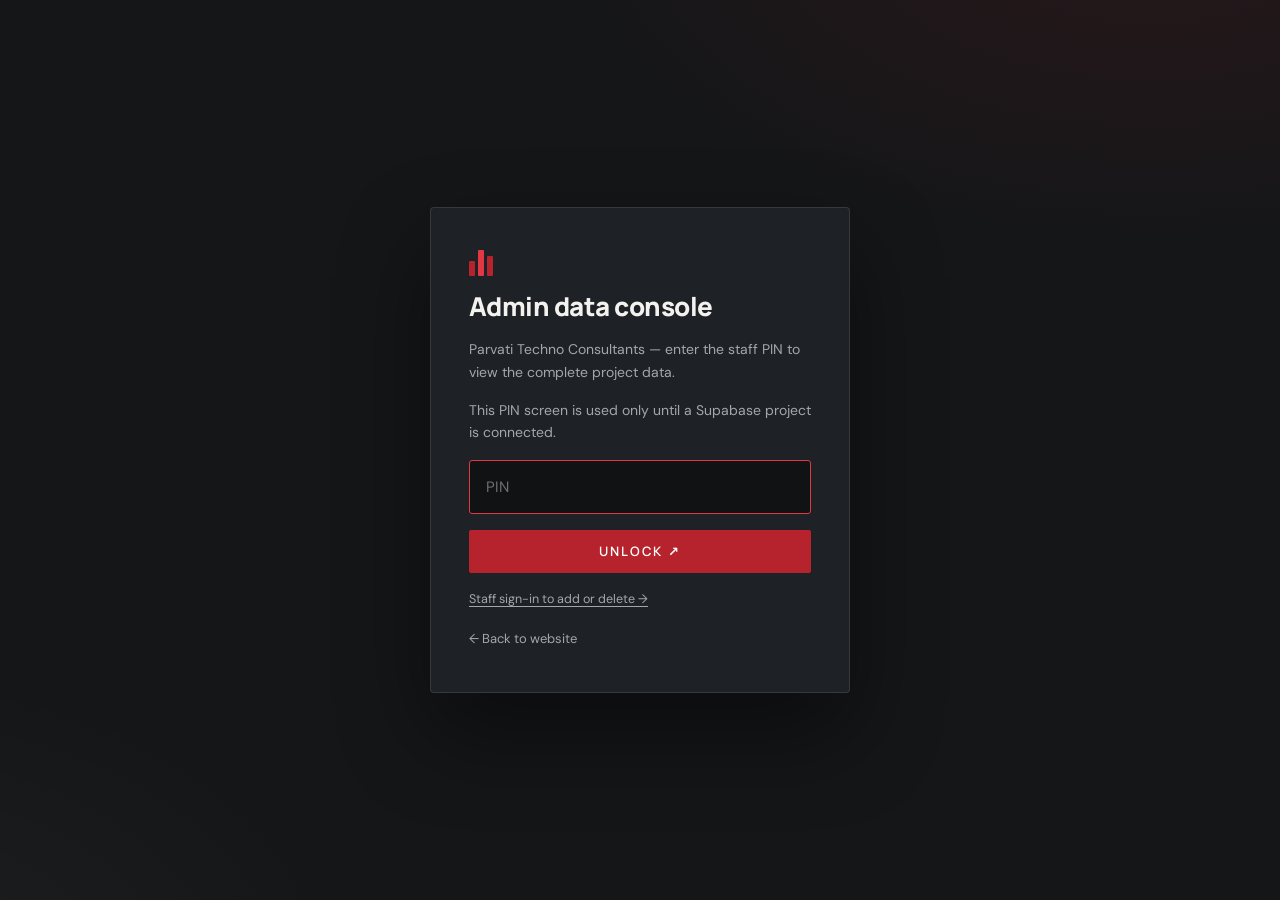
<file: PTC_Premium_Architectural_Bold_Website/PTC_Premium_Admin/index.html>
<!doctype html>
<html lang="en">
<head>
<meta charset="utf-8">
<meta name="viewport" content="width=device-width,initial-scale=1">
<meta name="robots" content="noindex,nofollow">
<meta http-equiv="refresh" content="0; url=admin.html">
<title>Admin · PTC Data Console</title>
<script>location.replace('admin.html');</script>
</head>
<body>
<p style="font-family:system-ui,sans-serif;padding:24px">
  <a href="admin.html">Open the PTC admin console →</a>
</p>
</body>
</html>
</file>
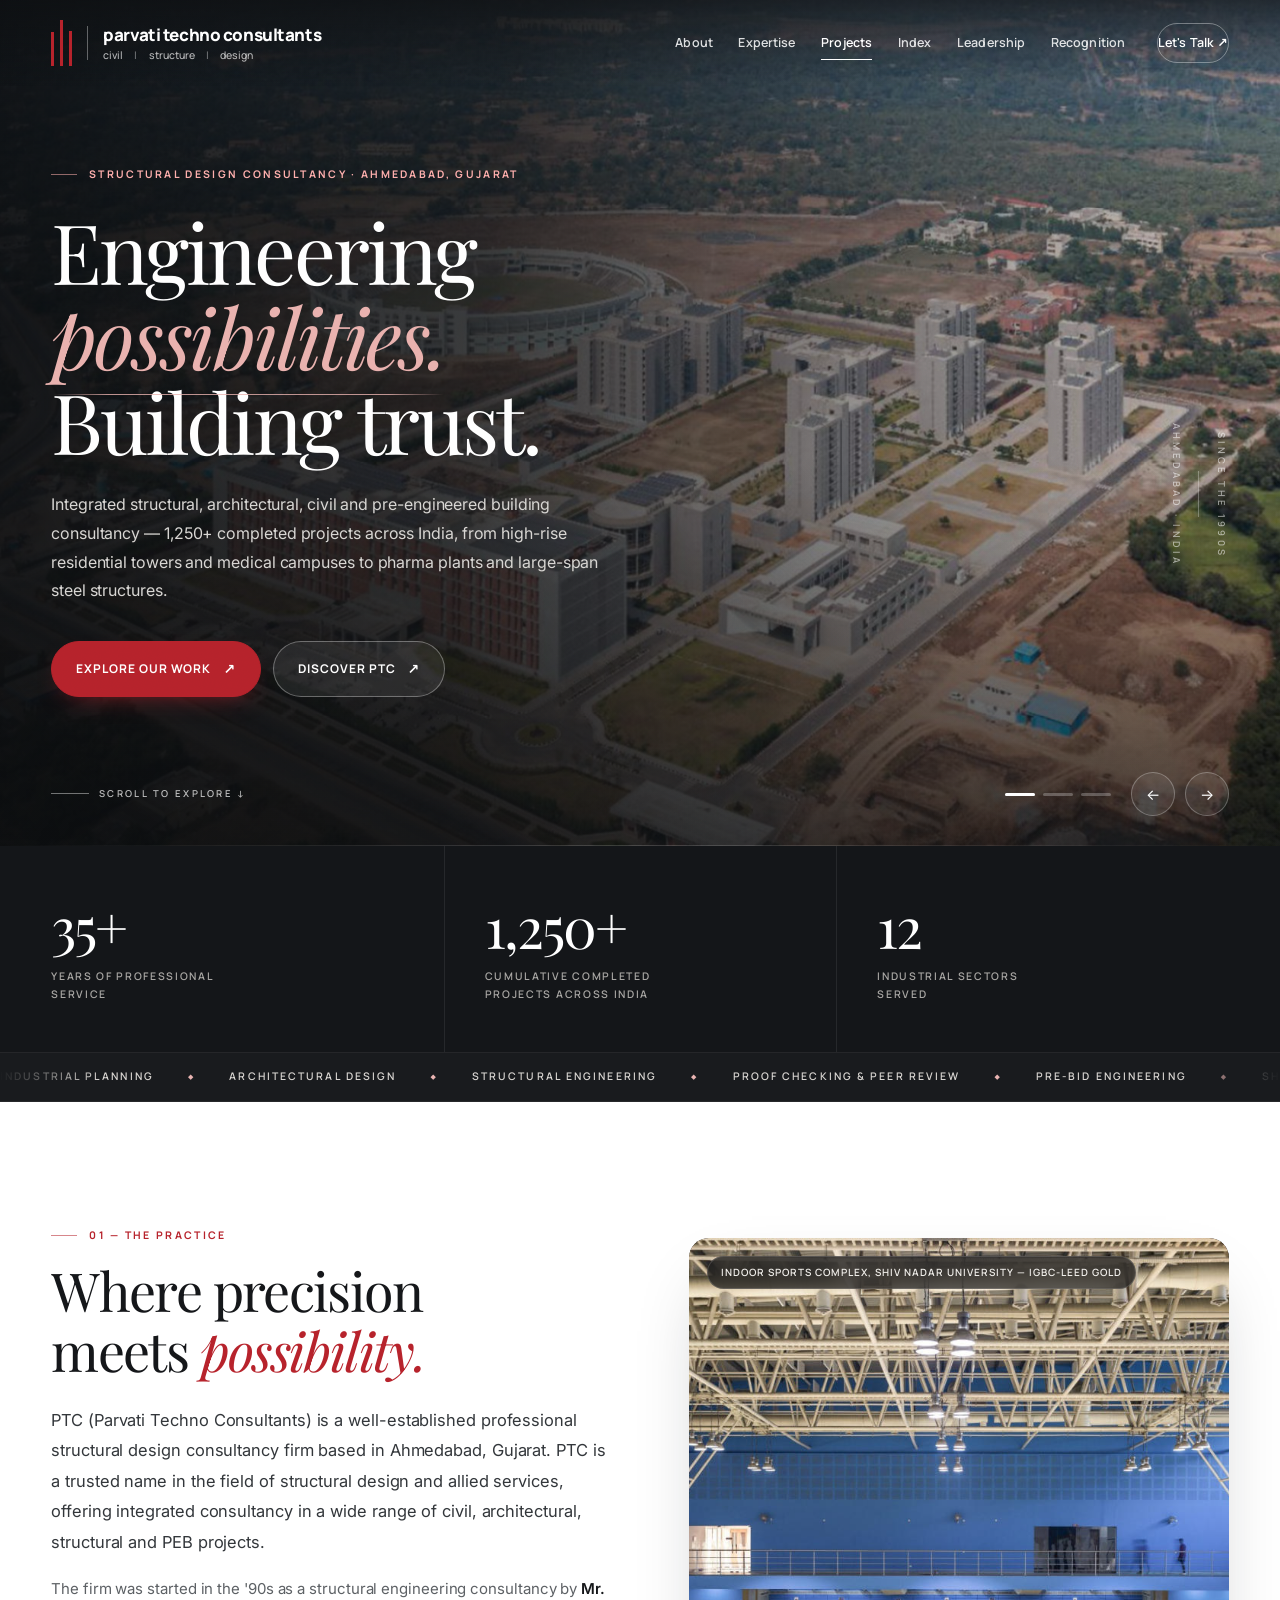
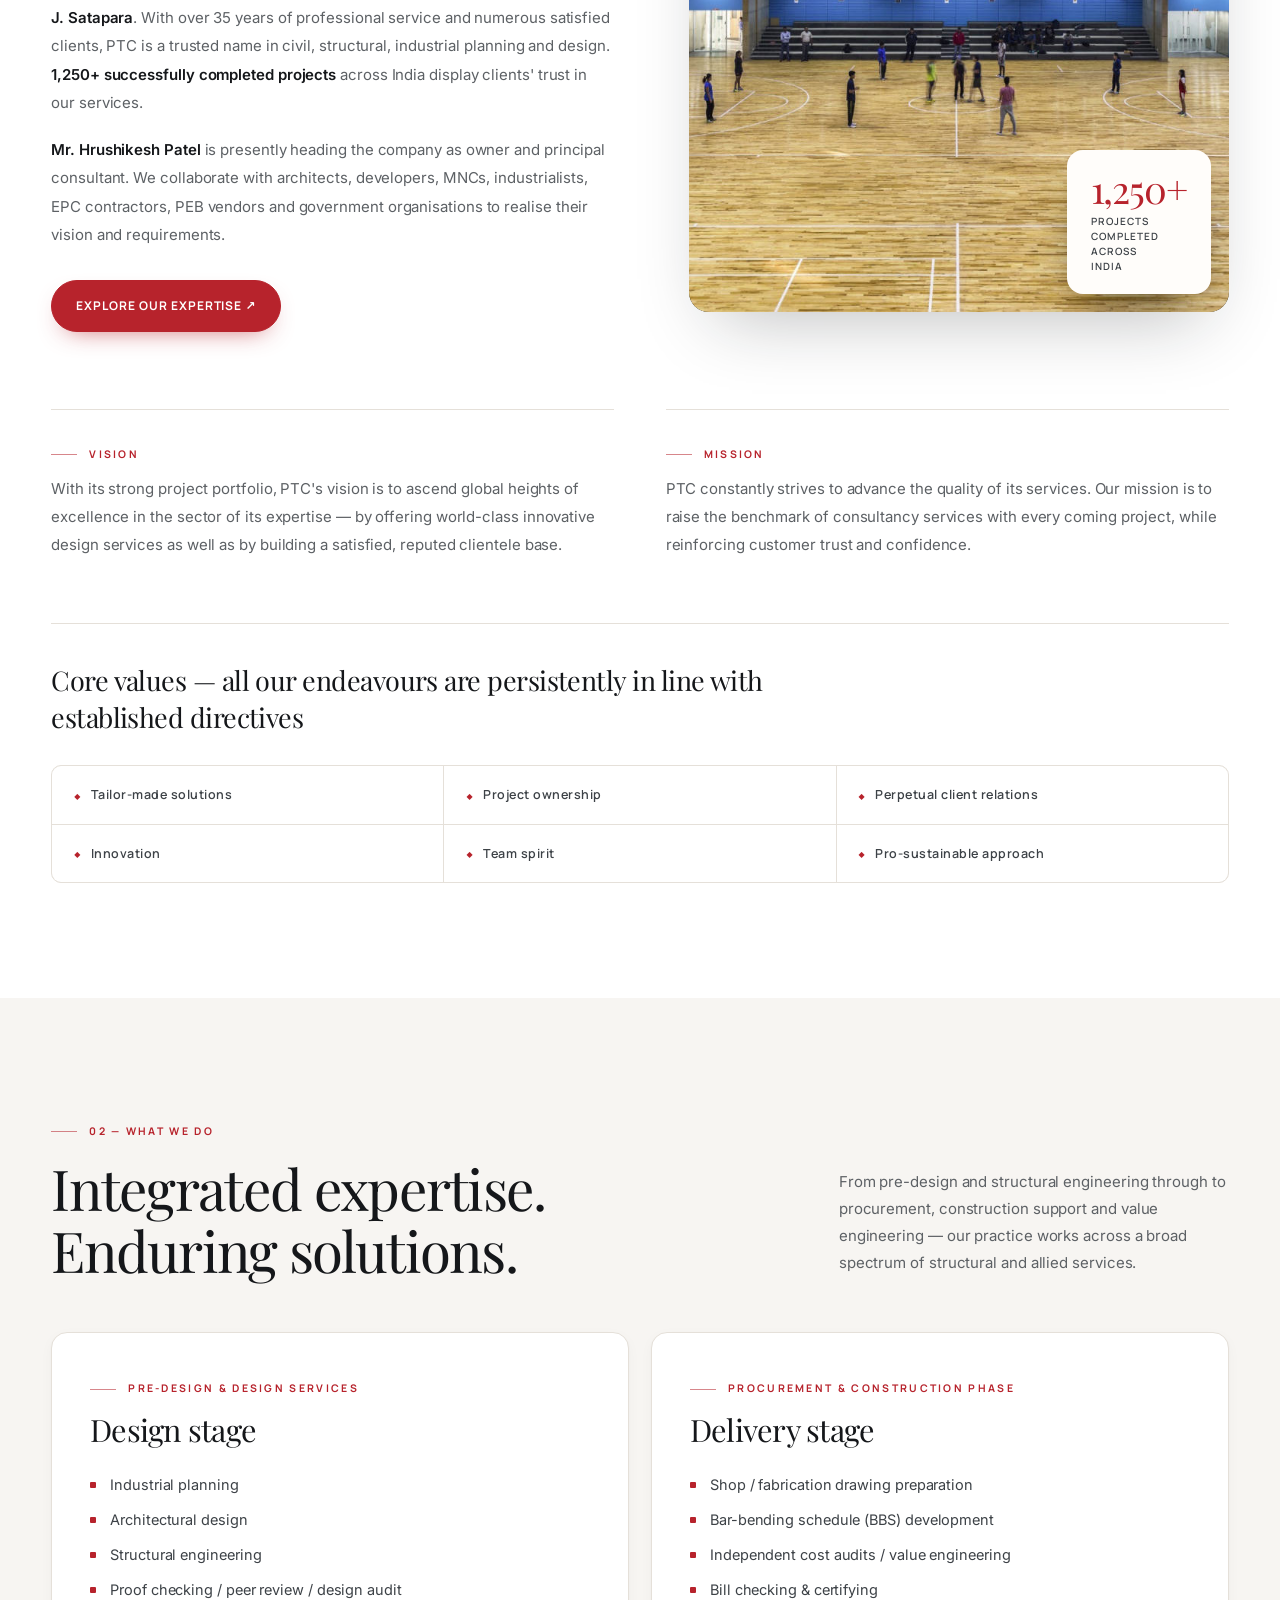
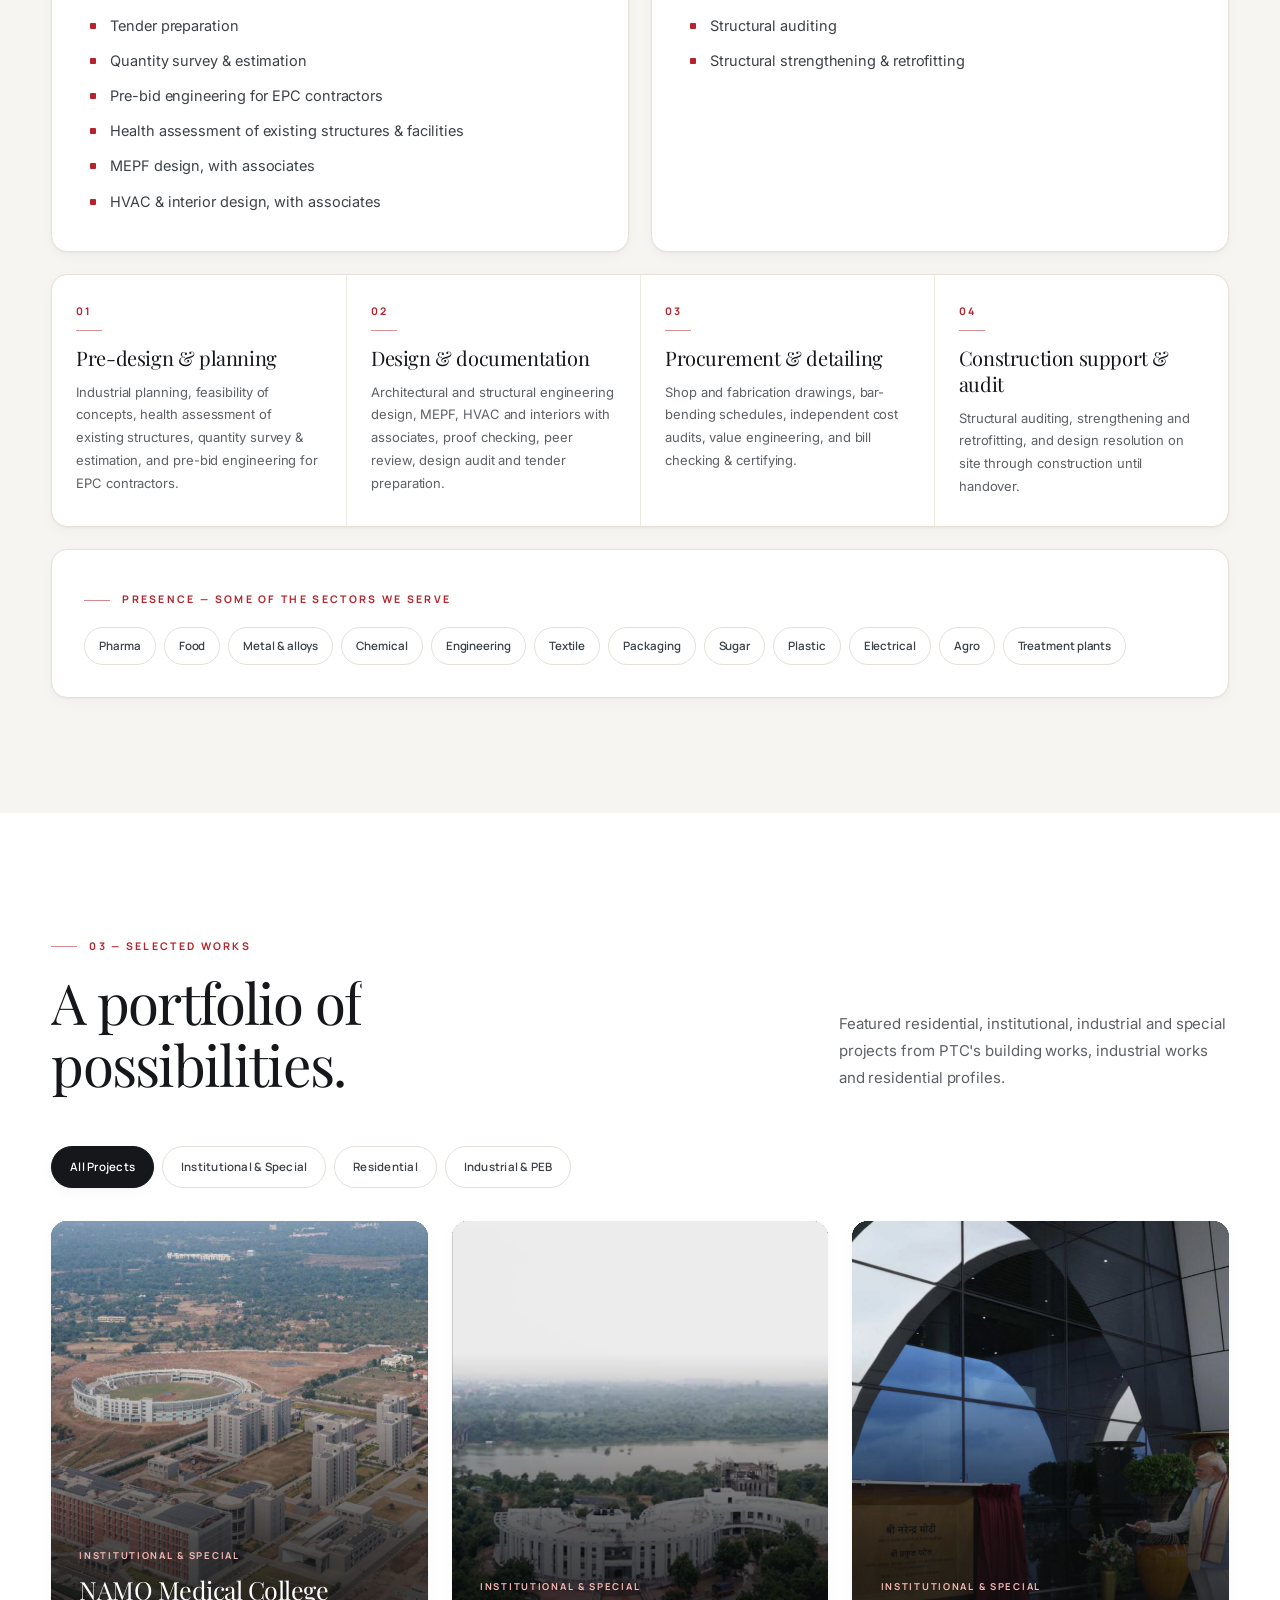
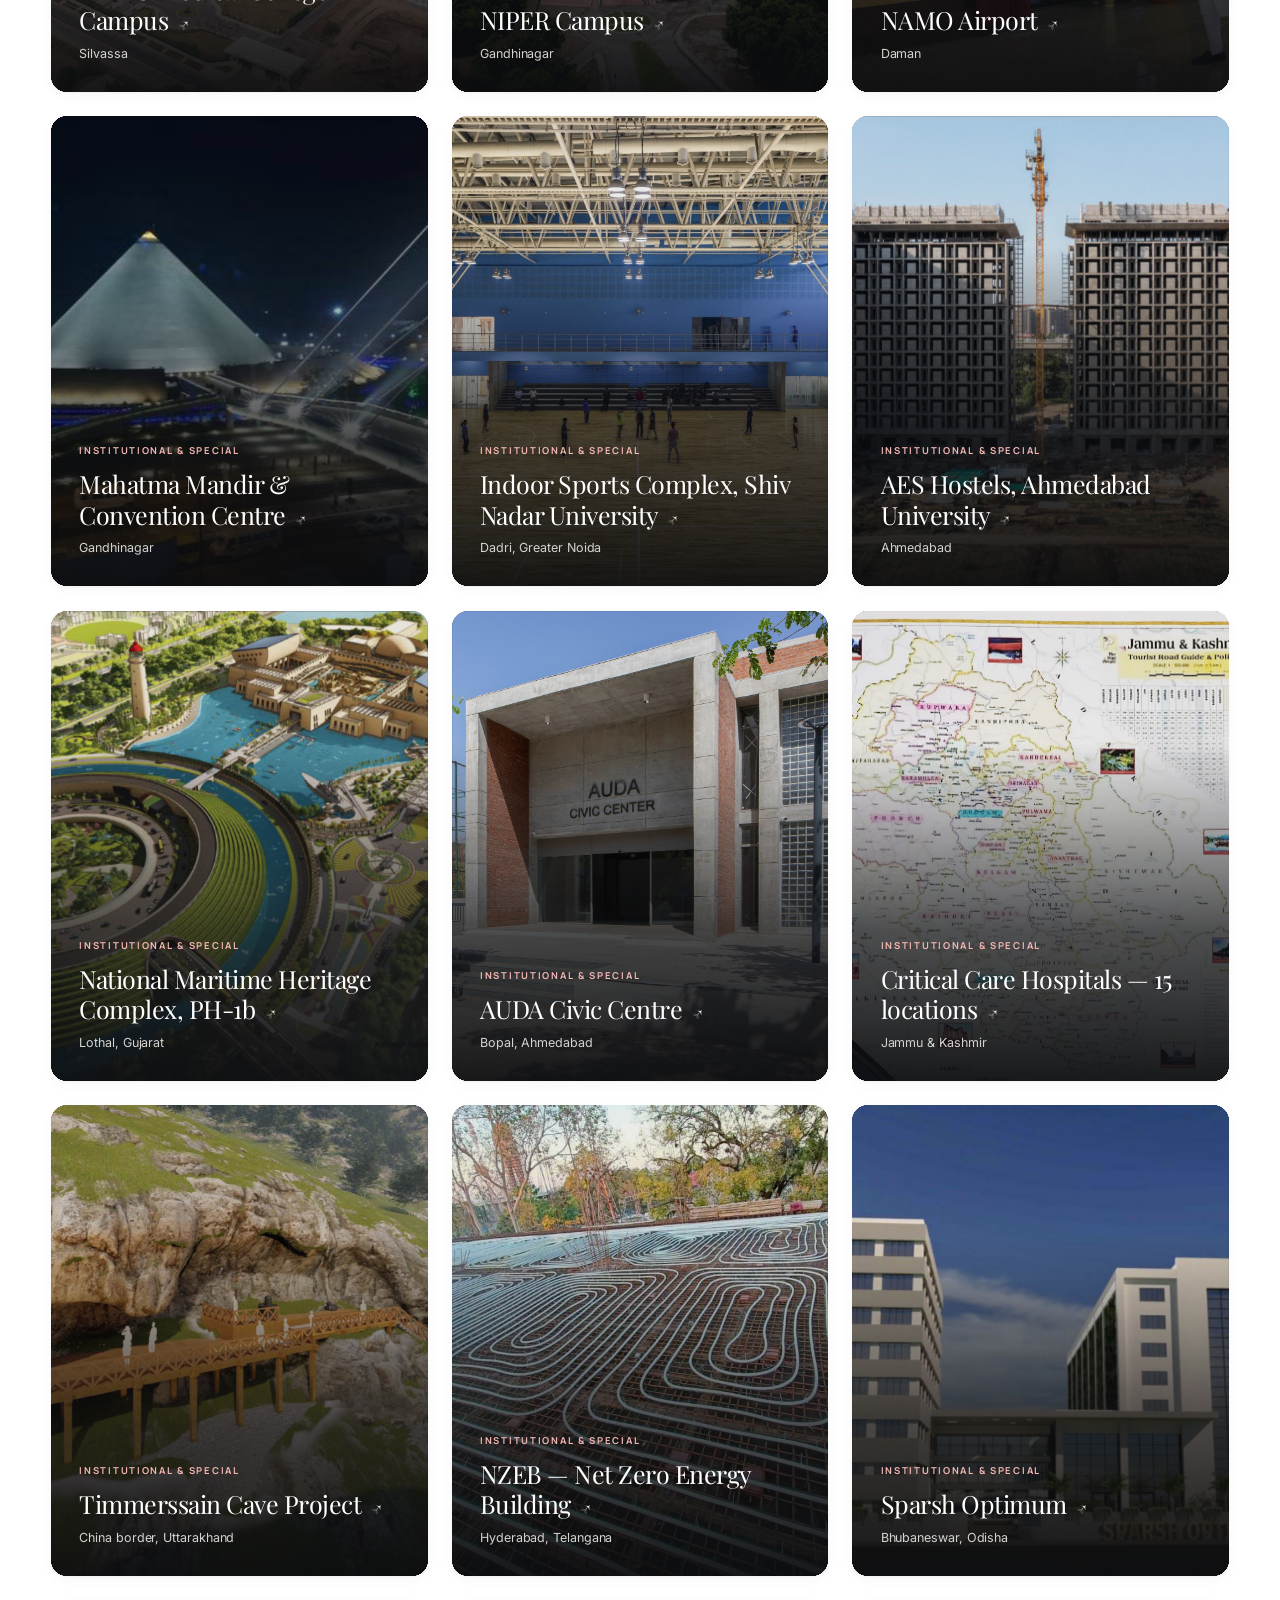
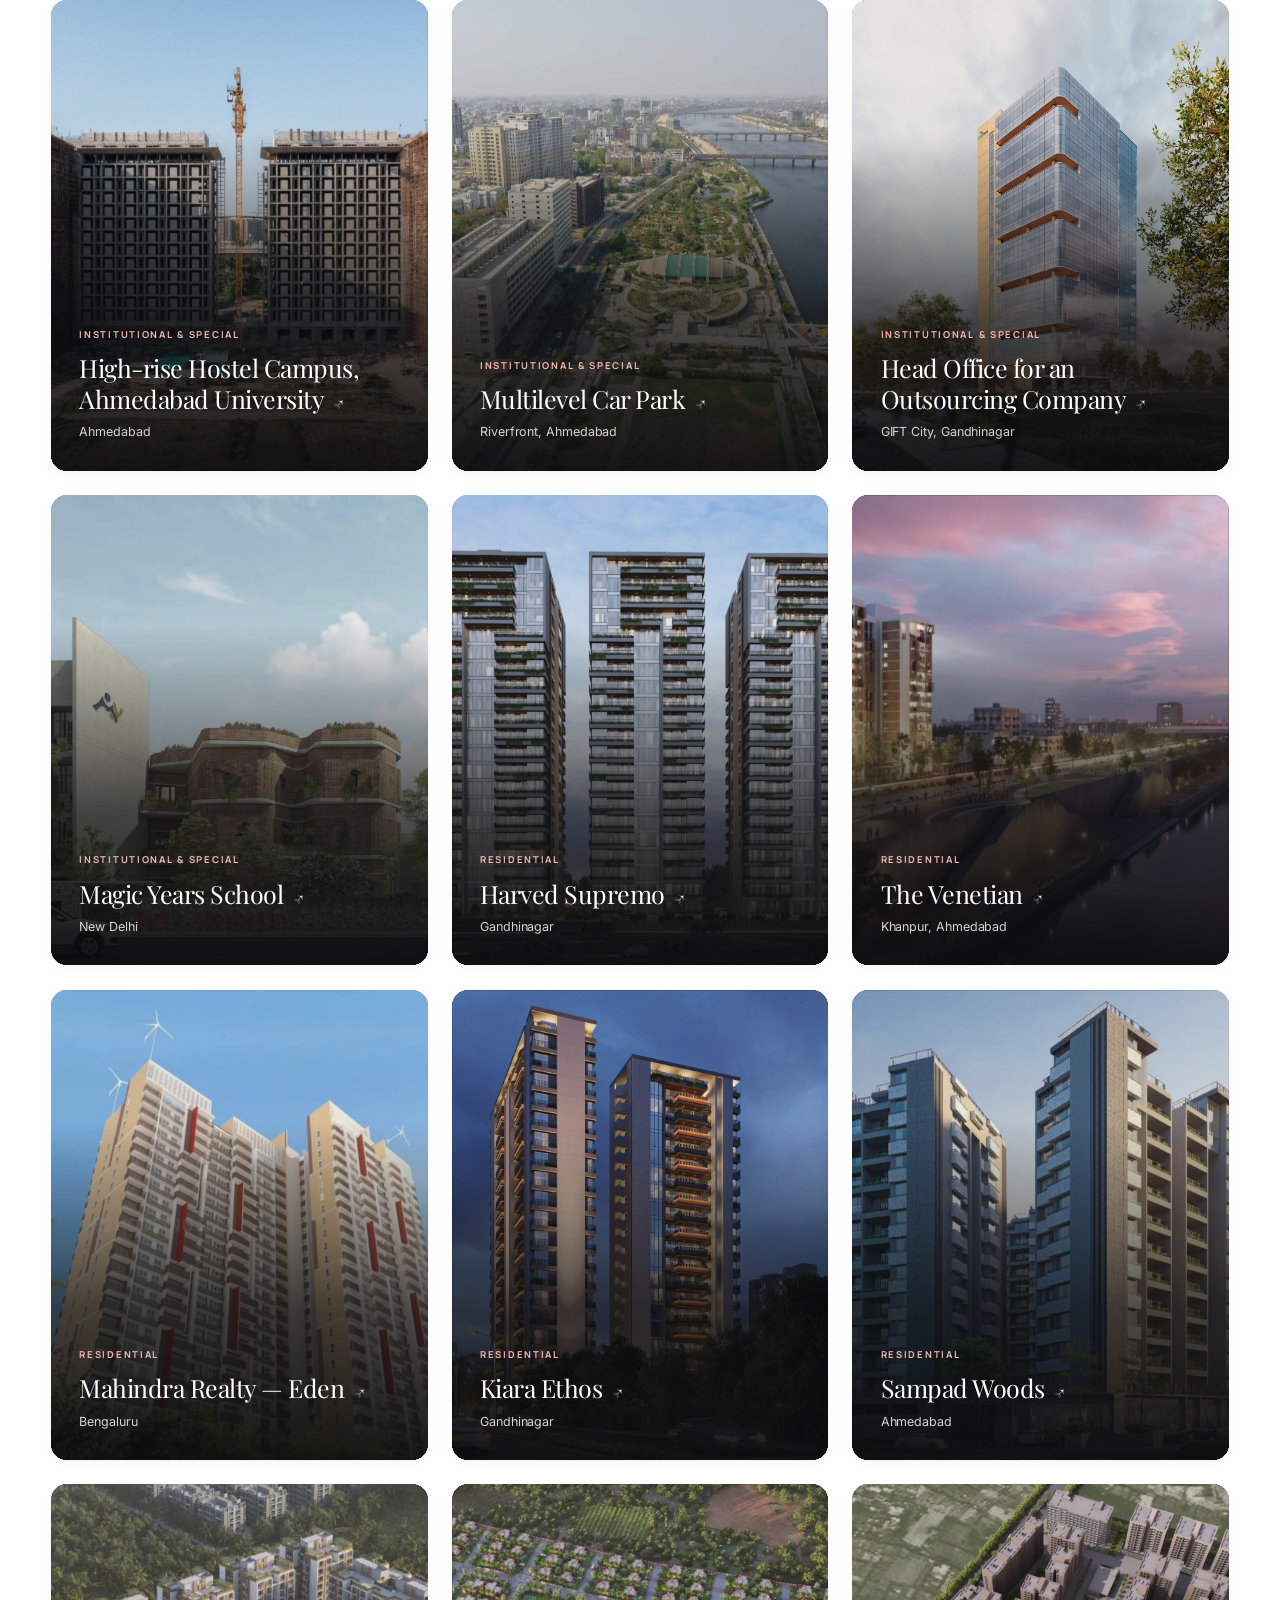
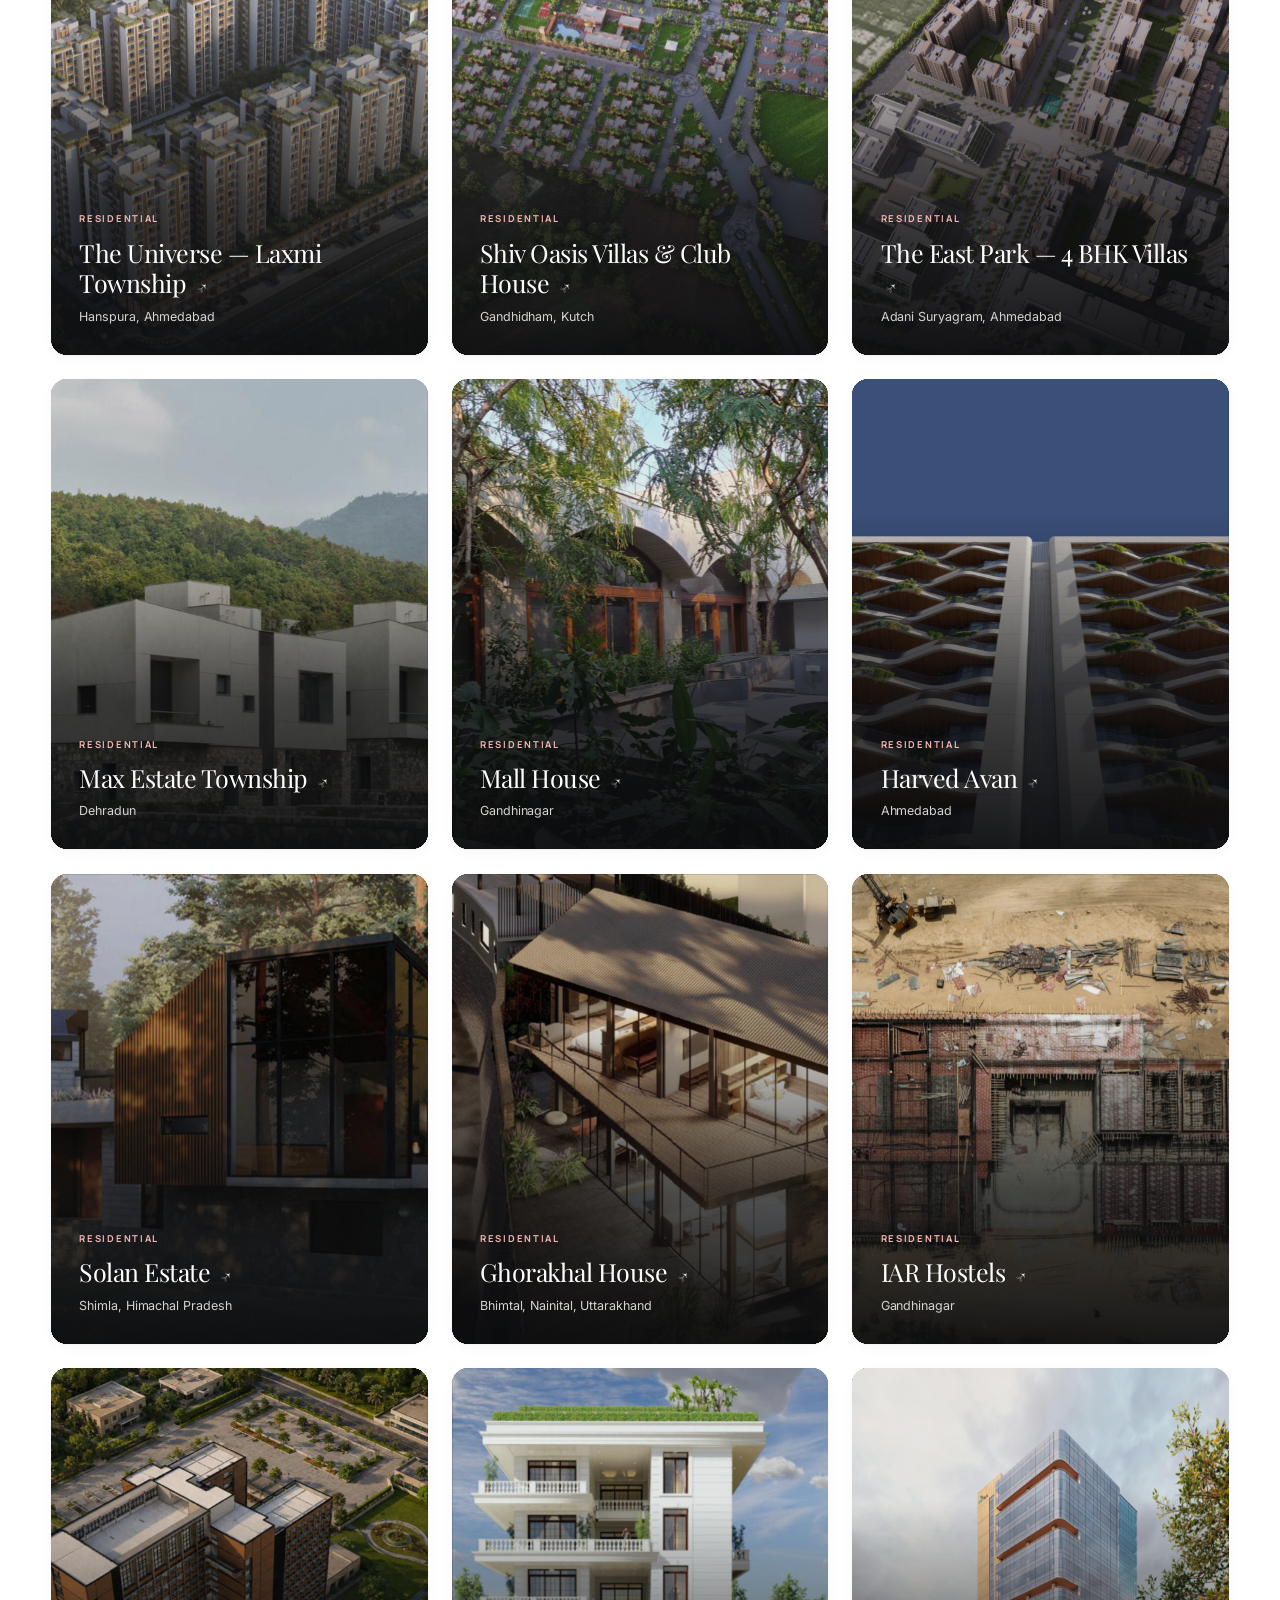
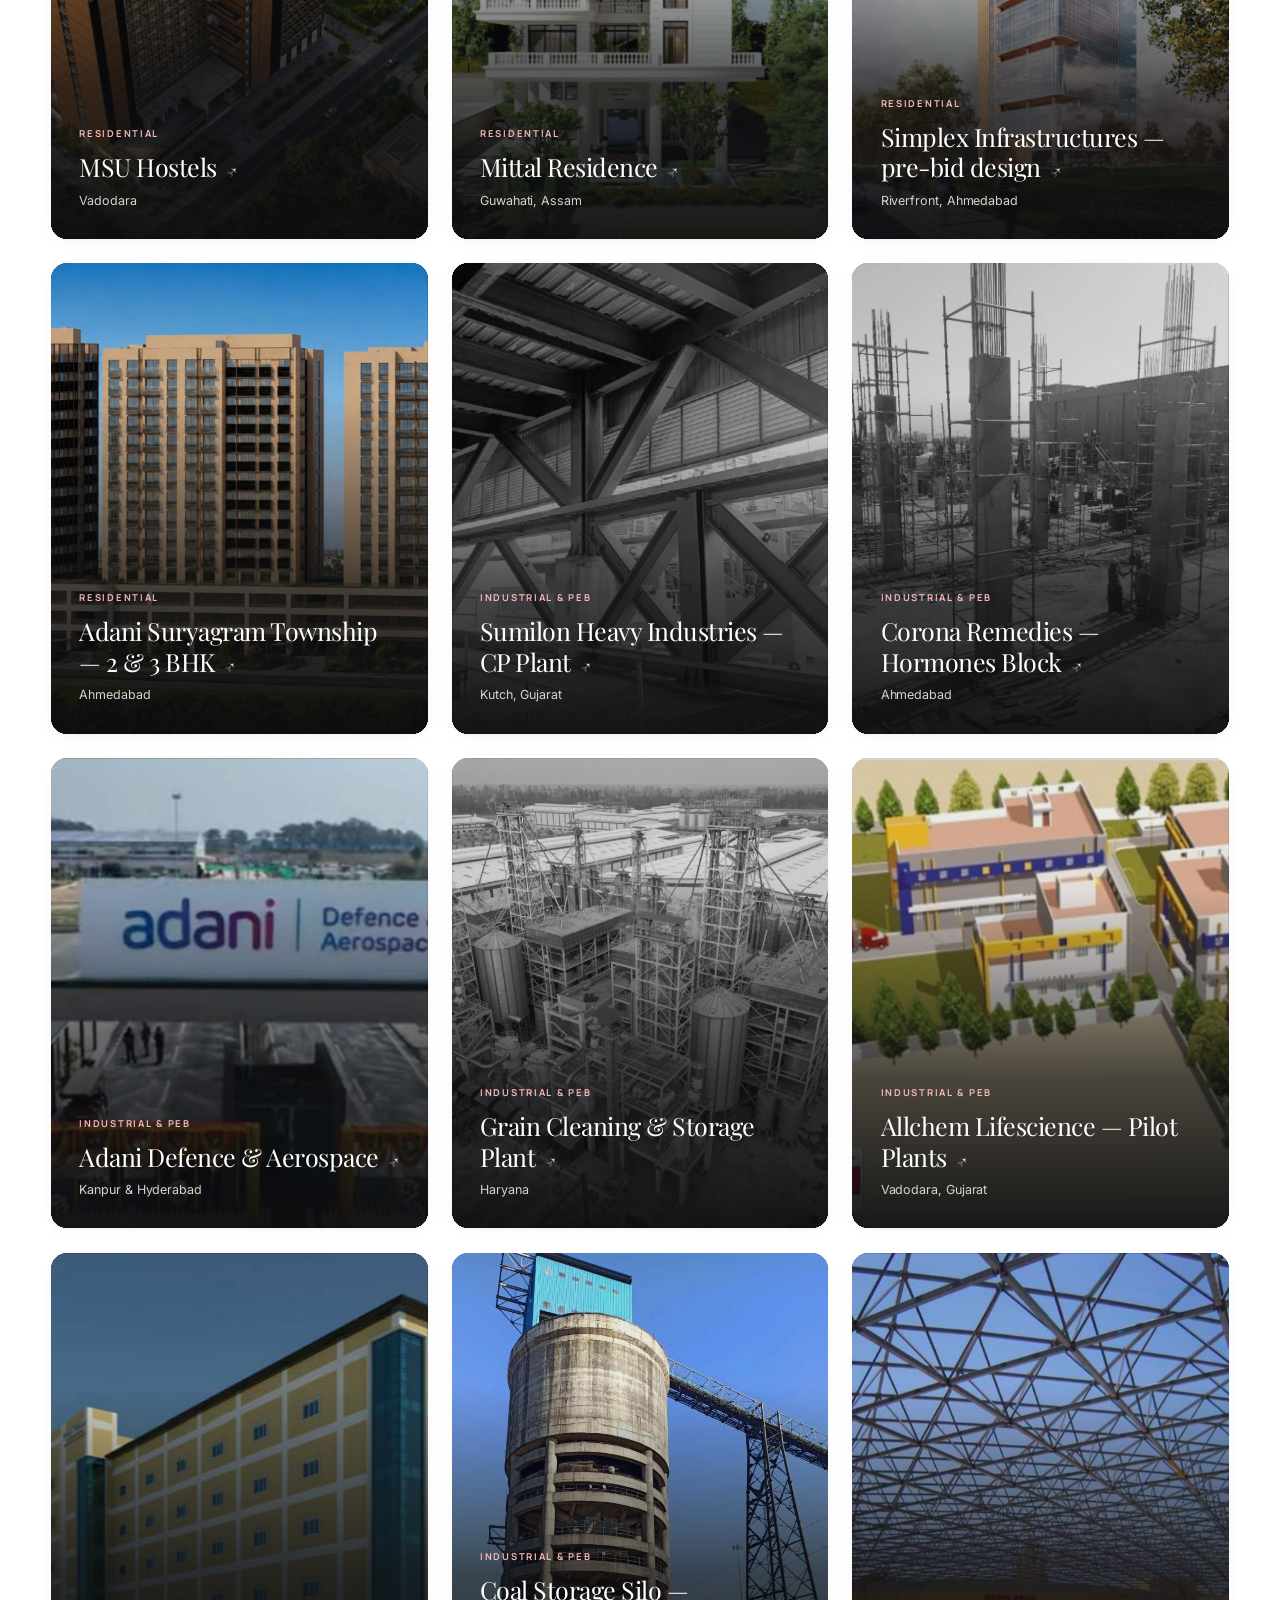
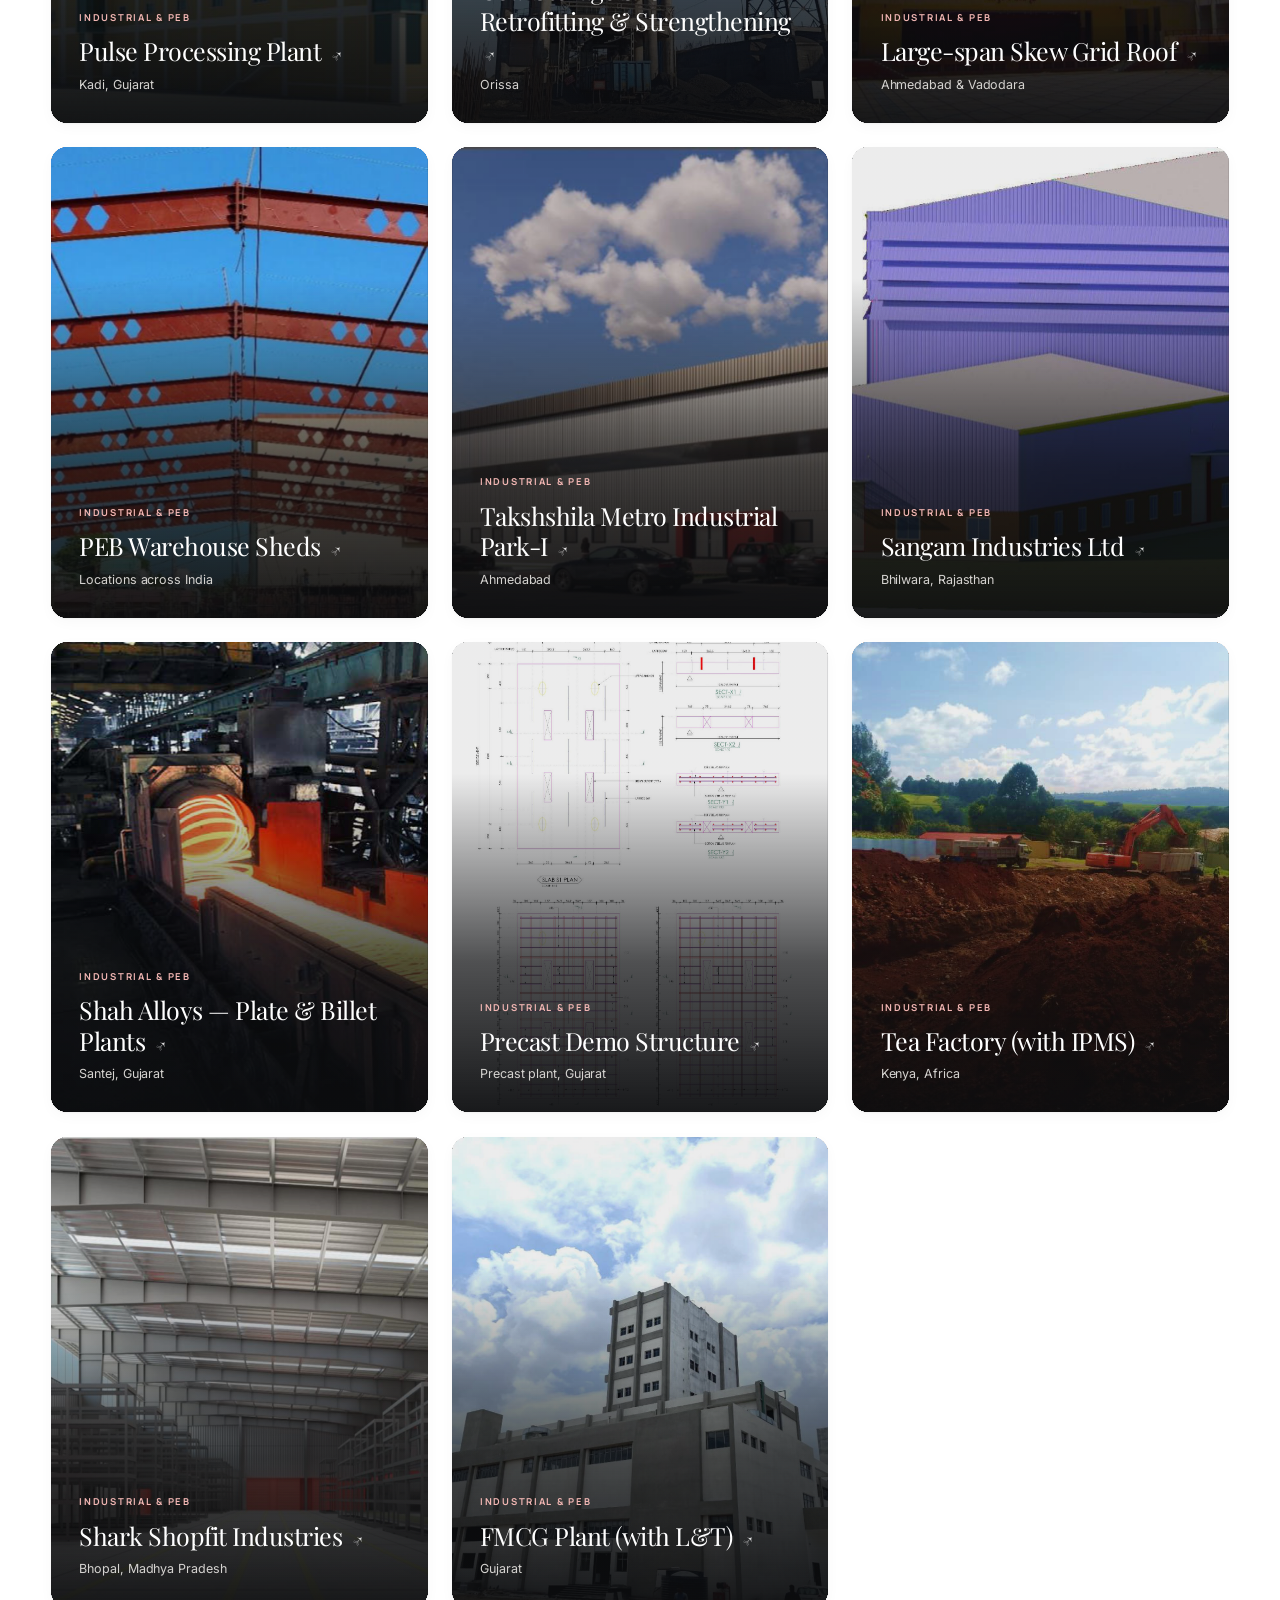
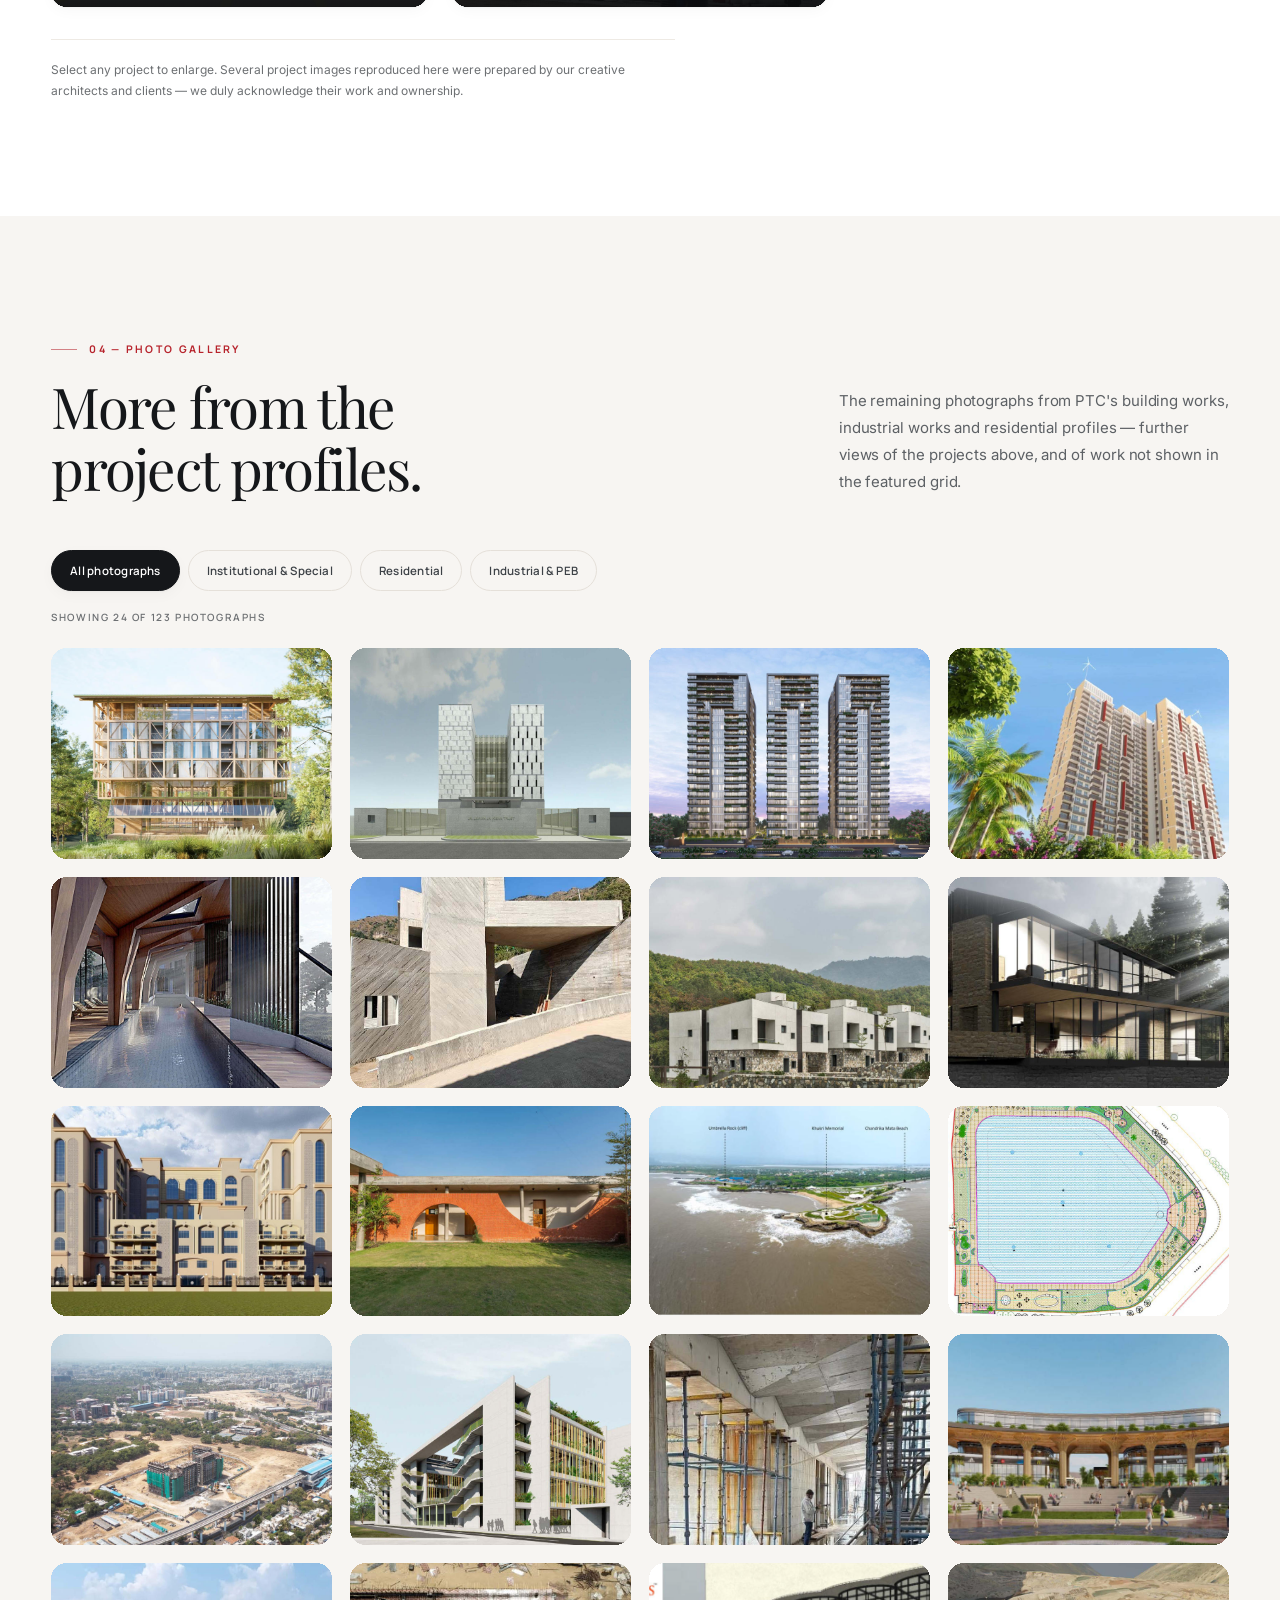
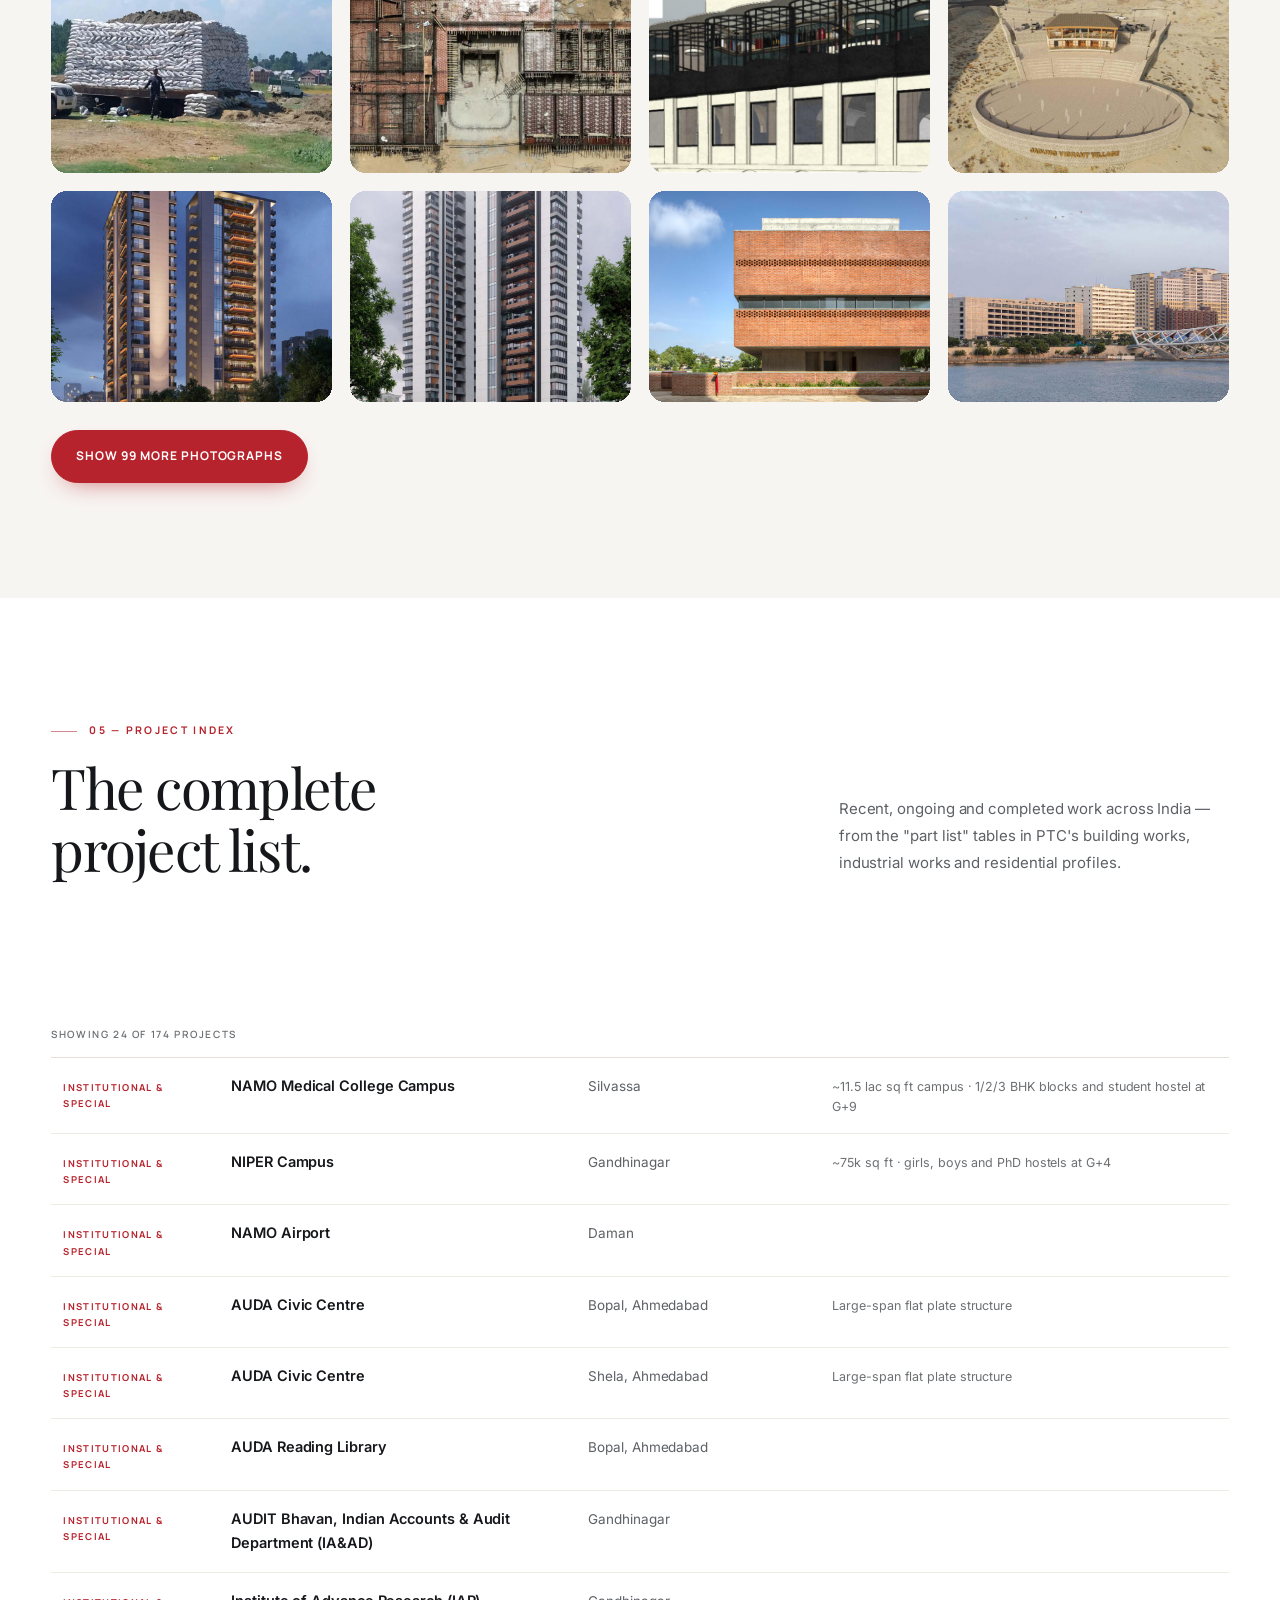
<file: PTC_Premium_Architectural_Bold_Website/PTC_Premium_Website/index.html>
<!doctype html>
<html lang="en">
<head>
<meta charset="utf-8">
<!-- The admin deployment shares this folder. When the page is opened on an
     admin host, send it straight to the console instead of the website. -->
<script>
  (function () {
    var h = location.hostname;
    if (h.indexOf('-admin') > -1 || h.indexOf('admin.') === 0) {
      location.replace('/admin');
    }
  })();
</script>
<meta name="viewport" content="width=device-width,initial-scale=1">
<meta name="theme-color" content="#161719">
<meta name="description" content="Parvati Techno Consultants (PTC) — structural design consultancy in Ahmedabad, Gujarat. Integrated civil, architectural, structural and PEB consultancy with 1,250+ completed projects across India.">
<title>PTC — Parvati Techno Consultants | Structural Design Consultancy, Ahmedabad</title>
<link rel="canonical" href="https://ptcdesign.com/">
<link rel="icon" href="favicon.svg?v=3" type="image/svg+xml">
<link rel="preconnect" href="https://fonts.googleapis.com">
<link rel="preconnect" href="https://fonts.gstatic.com" crossorigin>
<link href="https://fonts.googleapis.com/css2?family=Inter:wght@400;500;600&family=Manrope:wght@500;600;700;800&family=Playfair+Display:ital,wght@0,400;0,500;1,400;1,500&display=swap" rel="stylesheet">
<link rel="stylesheet" href="styles.css">
<script>document.documentElement.classList.add('js');</script>
<!-- Unpause the hero choreography as soon as the page is ready, with a
     fail-safe so the headline can never stay hidden if a script fails. -->
<script>
  (function () {
    var mark = function () { document.documentElement.classList.add('loaded'); };
    if (document.readyState === 'complete') mark();
    else window.addEventListener('load', mark);
    setTimeout(mark, 2600);
  })();
</script>

<!-- Open Graph / social -->
<meta property="og:type" content="website">
<meta property="og:locale" content="en_IN">
<meta property="og:site_name" content="Parvati Techno Consultants (PTC)">
<meta property="og:title" content="PTC — Parvati Techno Consultants | Structural Design Consultancy, Ahmedabad">
<meta property="og:description" content="Integrated civil, architectural, structural and PEB consultancy with 1,250+ completed projects across India.">
<meta property="og:url" content="https://ptcdesign.com/">
<meta property="og:image" content="https://ptcdesign.com/assets/namo-medical-college-silvassa.jpg">
<meta name="twitter:card" content="summary_large_image">
<meta name="twitter:title" content="PTC — Parvati Techno Consultants | Structural Design Consultancy, Ahmedabad">
<meta name="twitter:description" content="Integrated civil, architectural, structural and PEB consultancy with 1,250+ completed projects across India.">
<meta name="twitter:image" content="https://ptcdesign.com/assets/namo-medical-college-silvassa.jpg">
<link rel="preload" as="image" href="assets/namo-medical-college-silvassa.jpg">

<!-- Structured data -->
<script type="application/ld+json">
{
  "@context": "https://schema.org",
  "@type": "ProfessionalService",
  "name": "Parvati Techno Consultants (PTC)",
  "description": "Structural design consultancy offering integrated civil, architectural, structural and pre-engineered building (PEB) consultancy across India.",
  "slogan": "Civil · Structure · Design",
  "telephone": "+91-98790-65144",
  "email": "parvaticonsultants@gmail.com",
  "address": {
    "@type": "PostalAddress",
    "streetAddress": "B-305, Krishna Complex, Opp. Devashish Business Park, Bodakdev",
    "addressLocality": "Ahmedabad",
    "addressRegion": "Gujarat",
    "postalCode": "380015",
    "addressCountry": "IN"
  },
  "areaServed": "India",
  "founder": [{ "@type": "Person", "name": "Jayant Satapara" }],
  "employee": [{ "@type": "Person", "name": "Hrushikesh Patel", "jobTitle": "Owner & Principal Consultant" }]
}
</script>
</head>
<body>
<a class="skip" href="#home">Skip to content</a>
<div class="grain" aria-hidden="true"></div>
<div class="loader" id="loader" aria-hidden="true">
  <div class="loaderMark">
    <span class="bars" aria-hidden="true"><i></i><i></i><i></i></span>
    <span class="rule" aria-hidden="true"></span>
    <span class="wordmark"><strong>parvati techno consultants</strong><small>civil<span>|</span>structure<span>|</span>design</small></span>
  </div>
</div>
<div class="progress" id="progress" aria-hidden="true"></div>

<header class="top" id="header">
  <div class="wrap nav">
    <a class="logo" href="#home" aria-label="Parvati Techno Consultants">
      <span class="mark" aria-hidden="true">
        <span class="bars"><i></i><i></i><i></i></span>
        <span class="rule"></span>
      </span>
      <span class="wordmark"><strong>parvati techno consultants</strong><small>civil<span>|</span>structure<span>|</span>design</small></span>
    </a>
    <button class="menu" id="menu" aria-label="Open menu" aria-controls="nav" aria-expanded="false"><span class="menuLines" aria-hidden="true"><i></i><i></i></span></button>
    <nav class="navlinks" id="nav" aria-label="Main">
      <a href="#about">About</a>
      <a href="#services">Expertise</a>
      <a href="#projects">Projects</a>
      <a href="#index">Index</a>
      <a href="#leadership">Leadership</a>
      <a href="#recognition">Recognition</a>
      <a class="navcta" href="#contact">Let's Talk ↗</a>
    </nav>
  </div>
</header>
<div class="navShade" id="navShade" aria-hidden="true"></div>

<main>
  <section id="home" class="hero" aria-roledescription="carousel" aria-label="Featured projects">
    <div class="heroSlides" aria-hidden="true">
      <div class="slide active" style="background-image:url('assets/namo-medical-college-silvassa.jpg')"></div>
      <div class="slide" style="background-image:url('assets/harved-supremo-gandhinagar.jpg')"></div>
      <div class="slide" style="background-image:url('assets/sumilon-heavy-industries-kutch.jpg')"></div>
    </div>
    <span class="heroGlow" aria-hidden="true"></span>
    <div class="wrap heroInner">
      <div class="eyebrow heroKicker">Structural design consultancy · Ahmedabad, Gujarat</div>
      <h1 class="serif">Engineering<br><em>possibilities.</em><br>Building trust.</h1>
      <p class="heroLead">Integrated structural, architectural, civil and pre-engineered building consultancy — 1,250+ completed projects across India, from high-rise residential towers and medical campuses to pharma plants and large-span steel structures.</p>
      <div class="buttons">
        <a href="#projects" class="btn">Explore our work <span class="btnArrow">↗</span></a>
        <a href="#about" class="btn ghost">Discover PTC <span class="btnArrow">↗</span></a>
      </div>
    </div>
    <div class="heroAside" aria-hidden="true">
      <span>Since the 1990s</span>
      <i></i>
      <span>Ahmedabad · India</span>
    </div>
    <div class="wrap heroBottom">
      <div class="scroll">Scroll to explore ↓</div>
      <div class="slidecontrols">
        <div class="dots" id="dots" role="tablist" aria-label="Choose hero slide"></div>
        <button id="prev" aria-label="Previous project image">←</button>
        <button id="next" aria-label="Next project image">→</button>
      </div>
    </div>
  </section>

  <section class="numbers" aria-label="Practice in numbers">
    <div class="wrap numbergrid">
      <div class="number"><strong data-count="35" data-suffix="+">35+</strong><span>Years of professional service</span></div>
      <div class="number"><strong data-count="1250" data-suffix="+">1,250+</strong><span>Cumulative completed projects across India</span></div>
      <div class="number"><strong data-count="12">12</strong><span>Industrial sectors served</span></div>
    </div>
  </section>

  <section class="marquee" aria-label="Services at a glance">
    <div class="mqTrack">
      <div class="mqGroup">
        <span class="mqItem">Industrial planning <b>◆</b></span>
        <span class="mqItem">Architectural design <b>◆</b></span>
        <span class="mqItem">Structural engineering <b>◆</b></span>
        <span class="mqItem">Proof checking &amp; peer review <b>◆</b></span>
        <span class="mqItem">Pre-bid engineering <b>◆</b></span>
        <span class="mqItem">Shop &amp; fabrication drawings <b>◆</b></span>
        <span class="mqItem">Structural auditing <b>◆</b></span>
        <span class="mqItem">Strengthening &amp; retrofitting <b>◆</b></span>
      </div>
      <div class="mqGroup" aria-hidden="true">
        <span class="mqItem">Industrial planning <b>◆</b></span>
        <span class="mqItem">Architectural design <b>◆</b></span>
        <span class="mqItem">Structural engineering <b>◆</b></span>
        <span class="mqItem">Proof checking &amp; peer review <b>◆</b></span>
        <span class="mqItem">Pre-bid engineering <b>◆</b></span>
        <span class="mqItem">Shop &amp; fabrication drawings <b>◆</b></span>
        <span class="mqItem">Structural auditing <b>◆</b></span>
        <span class="mqItem">Strengthening &amp; retrofitting <b>◆</b></span>
      </div>
    </div>
  </section>

  <section class="section" id="about">
    <div class="wrap aboutgrid">
      <div class="aboutcopy reveal">
        <div class="eyebrow">01 — The practice</div>
        <h2 class="serif">Where precision meets <i>possibility.</i></h2>
        <p>PTC (Parvati Techno Consultants) is a well-established professional structural design consultancy firm based in Ahmedabad, Gujarat. PTC is a trusted name in the field of structural design and allied services, offering integrated consultancy in a wide range of civil, architectural, structural and PEB projects.</p>
        <p>The firm was started in the '90s as a structural engineering consultancy by <strong>Mr. J. Satapara</strong>. With over 35 years of professional service and numerous satisfied clients, PTC is a trusted name in civil, structural, industrial planning and design. <strong>1,250+ successfully completed projects</strong> across India display clients' trust in our services.</p>
        <p><strong>Mr. Hrushikesh Patel</strong> is presently heading the company as owner and principal consultant. We collaborate with architects, developers, MNCs, industrialists, EPC contractors, PEB vendors and government organisations to realise their vision and requirements.</p>
        <a class="btn" href="#services">Explore our expertise ↗</a>
      </div>
      <figure class="aboutimage reveal">
        <img src="assets/indoor-sports-complex-shiv-nadar.jpg" alt="Indoor Sports Complex at Shiv Nadar University — IGBC-LEED Gold, structurally designed by PTC">
        <figcaption>Indoor Sports Complex, Shiv Nadar University — IGBC-LEED Gold</figcaption>
        <div class="floating"><strong>1,250+</strong><span>Projects completed across India</span></div>
      </figure>
    </div>

    <div class="wrap vm">
      <article class="reveal">
        <div class="eyebrow">Vision</div>
        <p>With its strong project portfolio, PTC's vision is to ascend global heights of excellence in the sector of its expertise — by offering world-class innovative design services as well as by building a satisfied, reputed clientele base.</p>
      </article>
      <article class="reveal">
        <div class="eyebrow">Mission</div>
        <p>PTC constantly strives to advance the quality of its services. Our mission is to raise the benchmark of consultancy services with every coming project, while reinforcing customer trust and confidence.</p>
      </article>
    </div>

    <div class="wrap values">
      <h3 class="reveal">Core values — all our endeavours are persistently in line with established directives</h3>
      <ul class="reveal">
        <li>Tailor-made solutions</li>
        <li>Project ownership</li>
        <li>Perpetual client relations</li>
        <li>Innovation</li>
        <li>Team spirit</li>
        <li>Pro-sustainable approach</li>
      </ul>
    </div>
  </section>

  <section class="section soft" id="services">
    <div class="wrap">
      <div class="sectionhead reveal">
        <div>
          <div class="eyebrow">02 — What we do</div>
          <h2 class="serif">Integrated expertise.<br>Enduring solutions.</h2>
        </div>
        <p>From pre-design and structural engineering through to procurement, construction support and value engineering — our practice works across a broad spectrum of structural and allied services.</p>
      </div>

      <div class="groups">
        <article class="group reveal">
          <div class="eyebrow">Pre-design &amp; design services</div>
          <h3>Design stage</h3>
          <ul>
            <li>Industrial planning</li>
            <li>Architectural design</li>
            <li>Structural engineering</li>
            <li>Proof checking / peer review / design audit</li>
            <li>Tender preparation</li>
            <li>Quantity survey &amp; estimation</li>
            <li>Pre-bid engineering for EPC contractors</li>
            <li>Health assessment of existing structures &amp; facilities</li>
            <li>MEPF design, with associates</li>
            <li>HVAC &amp; interior design, with associates</li>
          </ul>
        </article>
        <article class="group reveal">
          <div class="eyebrow">Procurement &amp; construction phase</div>
          <h3>Delivery stage</h3>
          <ul>
            <li>Shop / fabrication drawing preparation</li>
            <li>Bar-bending schedule (BBS) development</li>
            <li>Independent cost audits / value engineering</li>
            <li>Bill checking &amp; certifying</li>
            <li>Structural auditing</li>
            <li>Structural strengthening &amp; retrofitting</li>
          </ul>
        </article>
      </div>

      <div class="stages reveal">
        <article>
          <span class="stageNo">01</span>
          <h4>Pre-design &amp; planning</h4>
          <p>Industrial planning, feasibility of concepts, health assessment of existing structures, quantity survey &amp; estimation, and pre-bid engineering for EPC contractors.</p>
        </article>
        <article>
          <span class="stageNo">02</span>
          <h4>Design &amp; documentation</h4>
          <p>Architectural and structural engineering design, MEPF, HVAC and interiors with associates, proof checking, peer review, design audit and tender preparation.</p>
        </article>
        <article>
          <span class="stageNo">03</span>
          <h4>Procurement &amp; detailing</h4>
          <p>Shop and fabrication drawings, bar-bending schedules, independent cost audits, value engineering, and bill checking &amp; certifying.</p>
        </article>
        <article>
          <span class="stageNo">04</span>
          <h4>Construction support &amp; audit</h4>
          <p>Structural auditing, strengthening and retrofitting, and design resolution on site through construction until handover.</p>
        </article>
      </div>

      <div class="sectors reveal">
        <div class="eyebrow">Presence — some of the sectors we serve</div>
        <ul class="chips">
          <li>Pharma</li><li>Food</li><li>Metal &amp; alloys</li><li>Chemical</li><li>Engineering</li><li>Textile</li>
          <li>Packaging</li><li>Sugar</li><li>Plastic</li><li>Electrical</li><li>Agro</li><li>Treatment plants</li>
        </ul>
      </div>
    </div>
  </section>

  <section class="section" id="projects">
    <div class="wrap">
      <div class="sectionhead reveal">
        <div>
          <div class="eyebrow">03 — Selected works</div>
          <h2 class="serif">A portfolio of<br>possibilities.</h2>
        </div>
        <p>Featured residential, institutional, industrial and special projects from PTC's building works, industrial works and residential profiles.</p>
      </div>
      <div class="filters" role="group" aria-label="Filter projects">
        <button class="filter active" data-filter="all" aria-pressed="true">All Projects</button>
        <button class="filter" data-filter="building" aria-pressed="false">Institutional &amp; Special</button>
        <button class="filter" data-filter="residential" aria-pressed="false">Residential</button>
        <button class="filter" data-filter="industrial" aria-pressed="false">Industrial &amp; PEB</button>
      </div>
      <div id="projectGrid" class="projects"></div>
      <p class="note">Select any project to enlarge. Several project images reproduced here were prepared by our creative architects and clients — we duly acknowledge their work and ownership.</p>
    </div>
  </section>

  <section class="section soft" id="gallery">
    <div class="wrap">
      <div class="sectionhead reveal">
        <div>
          <div class="eyebrow">04 — Photo gallery</div>
          <h2 class="serif">More from the<br>project profiles.</h2>
        </div>
        <p>The remaining photographs from PTC's building works, industrial works and residential profiles — further views of the projects above, and of work not shown in the featured grid.</p>
      </div>
      <div class="filters" role="group" aria-label="Filter the gallery">
        <button class="filter active" data-galleryfilter="all" aria-pressed="true">All photographs</button>
        <button class="filter" data-galleryfilter="Institutional &amp; Special" aria-pressed="false">Institutional &amp; Special</button>
        <button class="filter" data-galleryfilter="Residential" aria-pressed="false">Residential</button>
        <button class="filter" data-galleryfilter="Industrial &amp; PEB" aria-pressed="false">Industrial &amp; PEB</button>
      </div>
      <p class="indexCount" id="galleryCount" role="status" aria-live="polite"></p>
      <div class="galleryGrid" id="galleryGrid"></div>
      <div class="indexMore"><button class="btn" id="galleryMore" type="button">Show more photographs</button></div>
    </div>
  </section>

  <section class="section" id="index">
    <div class="wrap">
      <div class="sectionhead reveal">
        <div>
          <div class="eyebrow">05 — Project index</div>
          <h2 class="serif">The complete<br>project list.</h2>
        </div>
        <p>Recent, ongoing and completed work across India — from the "part list" tables in PTC's building works, industrial works and residential profiles.</p>
      </div>

      <div class="indexTools reveal">
        <label class="search">
          <span class="sr">Search projects</span>
          <input type="search" id="indexSearch" placeholder="Search by project, city or state…" autocomplete="off">
        </label>
        <div class="filters" role="group" aria-label="Filter the project index">
          <button class="filter active" data-indexfilter="all" aria-pressed="true">All</button>
          <button class="filter" data-indexfilter="building" aria-pressed="false">Institutional &amp; Special</button>
          <button class="filter" data-indexfilter="residential" aria-pressed="false">Residential</button>
          <button class="filter" data-indexfilter="industrial" aria-pressed="false">Industrial &amp; PEB</button>
        </div>
      </div>

      <p class="indexCount" id="indexCount" role="status" aria-live="polite"></p>
      <ol class="indexList" id="indexList"></ol>
      <p class="indexEmpty" id="indexEmpty" hidden>No projects match that search — try a city, state or project name.</p>
      <div class="indexMore">
        <button class="btn" id="indexMore" type="button">Show all projects</button>
      </div>
    </div>
  </section>

  <section class="section dark" id="leadership">
    <div class="wrap">
      <div class="lead">
        <div class="reveal">
          <div class="eyebrow" style="color:#ff858d">06 — The people behind the structures</div>
          <h2>Experience is our foundation.</h2>
          <p><strong style="color:white">Hrushikesh Patel</strong> — Owner &amp; Principal Consultant, PTC. M.Tech. M.I.E. AMIAStructE, Registered Chartered Engineer. Civil-Structure (University 1st — Gold Medal).</p>
          <p>15+ years of rich experience in the structural design of architectural, residential, commercial, institutional, industrial, plant and special projects — across India and of every size and variety.</p>
          <p>Visiting faculty, thesis guide and expert lecturer at CEPT University, and connected with Nirma University, NFSU and SAL. Recent subjects include <em>"Aesthetics, Geometry and Structures in Shells"</em> and <em>"Design of Industrial Steel Structures — Studio"</em>.</p>
          <p>Ex-visiting faculty at the School of Architecture, Growmore College, Himmatnagar; appointed advisor/reviewer by CRDF — CEPT Research and Development Foundation — for "Improving Procurement Processes for Civil Engineering Projects in India"; and runs a full-time industrial internship training programme for fresh M.Tech structural engineers.</p>
          <p><a href="mailto:hrushikesh.parvaticonsultants@gmail.com">hrushikesh.parvaticonsultants@gmail.com</a><br><a href="tel:+919879065144">+91 98790 65144</a></p>
        </div>
        <div class="leadfacts reveal">
          <div class="fact"><strong>Registrations</strong><span>Grade-I Structural Engineer with AMC, AUDA, GUDA, RMC and SMC. Life Member, Institution of Engineers India (C. Eng.); Life Member, Indian Concrete Institute; Associate Member, Indian Association of Structural Engineers.</span></div>
          <div class="fact"><strong>Awards</strong><span>"Excellence — structural engineering works in India", The Colonnades Awards 2024 by Built-India. Gold Medal, Best Overall Performance in M.Tech and Gold Medal, Best Research Thesis (CEPT). Two Gold Medals — GICEA and UmaShankul.</span></div>
          <div class="fact"><strong>Academic involvement</strong><span>Visiting faculty and thesis reviewer across CEPT, Nirma University, SAL, NFSU and other institutes.</span></div>
          <div class="fact"><strong>The wider team</strong><span>Besides the senior members, our core engineering team comprises 4 structural designers and 6 structural detailers with a varied range of experience.</span></div>
        </div>
      </div>

      <div class="team">
        <article class="reveal">
          <h3>Himanshu Parikh</h3>
          <p class="role">Mentor · 45+ years' experience</p>
          <p>Obtained his master's degree in engineering from Cambridge University and practised in the UK for 10 years before moving to India in 1982. He has developed a concept of "mindful buildings" based on simplicity, frugality and multiplicity. Currently a visiting lecturer in the UK at Cambridge University and University College London. Recipient of several awards including the SOM Fazlur Khan Fellowship for excellence in structural engineering, the UN World Habitat Award for Urban Development, the Aga Khan Award for Architecture and a citation by the Government of India.</p>
        </article>
        <article class="reveal">
          <h3>Jayant Satapara</h3>
          <p class="role">Founder &amp; senior member · 45+ years' experience</p>
          <p>He has immense experience in handling a variety of projects during his four-decade-long professional career, and has successfully managed many projects with fast-track commissioning targets. Some of these projects have been benchmarked for design and construction excellence by clients, who greatly appreciate his project ownership, responsiveness and friendly nature.</p>
        </article>
        <article class="reveal">
          <h3>Chandresh Patel</h3>
          <p class="role">Senior member · 30+ years' experience</p>
          <p>An all-rounder and the firm's project manager, he balances a wide array of projects between site and office. He has a great ability for micro and macro managing a project with in-depth design intuition, and is a favourite with clients for his pro-active approach. A strong advocate of better detailing practices and their implementation on site.</p>
        </article>
      </div>
    </div>
  </section>

  <section class="section" id="clients">
    <div class="wrap">
      <div class="sectionhead reveal">
        <div>
          <div class="eyebrow">07 — Collaborations</div>
          <h2 class="serif">Clients &amp;<br>organisations.</h2>
        </div>
        <p>Valuable clients and organisations we have had the opportunity to work with — architects, developers, industrialists, EPC contractors, PEB vendors and government bodies.</p>
      </div>
      <div class="clientgrid">
        <article class="reveal">
          <h3>Architects</h3>
          <ul>
            <li>Vastu Shilpa Consultants <span>Ar. Bimal Patel &amp; Ar. Shaan Bimal Patel</span></li>
            <li>Ar. B. V. Doshi</li>
            <li>Apurv Amin Architects</li>
            <li>Ashok B. Lall Architects</li>
            <li>Mandala Architects <span>Ar. Nilkanth Chhaya</span></li>
            <li>CRDC — Centre for Research, Development &amp; Consultancy <span>Ar. Krishna Kant</span></li>
            <li>Ar. Prashant Paradava</li>
            <li>i Design Architects <span>Ar. Keyur Bhatt</span></li>
            <li>9th Street Architects <span>Ar. Sourabh Verma</span></li>
            <li>Open Ideas Architects</li>
            <li>XPDS Architects <span>Ar. Punit Malhotra, Ar. Darshan Saraiya</span></li>
            <li>Sachin Gandhi &amp; Associates</li>
            <li>Matra Architects <span>Ar. Verendra Wakhloo</span></li>
            <li>Ar. Neils Schönfelder</li>
            <li>BEnD Group — Built Environment Design &amp; Planning Group</li>
            <li>SJM Design Consultants</li>
            <li>Associated Architects (I) Pvt. Ltd.</li>
            <li>Arata Designs</li>
            <li>e-Services Pvt. Ltd.</li>
          </ul>
        </article>
        <article class="reveal">
          <h3>Industry &amp; institutions</h3>
          <ul>
            <li>IIRA International School</li>
            <li>Sukhmani Infotech India Pvt. Ltd.</li>
            <li>Krishna Plastics</li>
            <li>J&amp;H</li>
            <li>ESI Services India LLP</li>
            <li>IKSOI Consultants</li>
            <li>OM Engineering</li>
          </ul>
          <p class="note">PTC also works alongside partners such as S3M and IPMS on industrial and pharma projects, and with government agencies including AMC, AUDA, GUDA, RMC and SMC.</p>
        </article>
      </div>
    </div>
  </section>

  <section class="section soft" id="recognition">
    <div class="wrap awardgrid">
      <div class="reveal">
        <div class="eyebrow">08 — Recognition</div>
        <h2 class="serif">Excellence,<br>recognised.</h2>
        <p><strong>The Colonnades Awards 2024</strong> — "Excellence: structural engineering works in India", Legendary &amp; Young Achievers Awards and Conclave by Built-India.</p>
        <p>The <strong>Indoor Sports Complex at Shiv Nadar University</strong> is an IGBC-LEED Gold rated building. Awards for that project include the SSMB Award Runner-Up for Best Stadium Structure in Steel (2018), a CWAB Award (2017) for a noteworthy project in the institutional category, and a Zonal Commendation at the IIID Anchor Awards (2016).</p>
        <p><strong>Mahatma Mandir &amp; Convention Centre, Gandhinagar</strong> — India's largest 90 m diameter × 45 m high truncated conical shell structure — received the Ultratech Award for outstanding concrete structure. Structurally designed by Mr. Hrushikesh while with VMS as Structural Design Team Leader; the credit for that project lies with VMS, whom we thank for their belief in our design and leadership capabilities.</p>
        <a href="#contact" class="btn">Connect with PTC ↗</a>
      </div>
      <div class="reveal">
        <img src="assets/mahatma-mandir-gandhinagar.jpg" alt="Mahatma Mandir & Convention Centre, Gandhinagar — 90 m diameter truncated conical shell">
        <h3 class="sub">Notable inaugurations</h3>
        <ul class="inaug">
          <li><strong>NAMO Medical College Campus</strong>, Silvassa <span>Inaugurated by the Prime Minister of India, Shri Narendra Modi</span></li>
          <li><strong>NAMO Airport</strong>, Daman <span>Inaugurated by the Prime Minister of India, Shri Narendra Modi</span></li>
          <li><strong>Multiple projects across Uttarakhand</strong> <span>Inaugurated by the Prime Minister of India, Shri Narendra Modi</span></li>
          <li><strong>NIPER-A Campus</strong>, Gandhinagar <span>Inaugurated by the Home Minister of India, Shri Amit Shah</span></li>
          <li><strong>AUDA Civic Centre</strong>, Bopal, Ahmedabad <span>Inaugurated by the Home Minister of India, Shri Amit Shah</span></li>
          <li><strong>Adani Defence &amp; Aerospace</strong> <span>Inaugurated by the Chief Minister of Uttar Pradesh, Shri Yogi Adityanath</span></li>
        </ul>
      </div>
    </div>
  </section>

  <section class="section contact" id="contact">
    <div class="wrap contactgrid">
      <div>
        <div class="eyebrow">09 — Contact</div>
        <h2 class="serif">Let's shape<br>what's next.</h2>
        <p>Have a structural engineering, industrial planning or design consultancy requirement? Get in touch.</p>
        <p><strong>Parvati Techno Consultants</strong><br>
          B-305, Krishna Complex,<br>
          Opp. Devashish Business Park,<br>
          Bodakdev, Ahmedabad,<br>
          Gujarat — 380 015, India</p>
        <p><a href="tel:+919879065144">+91 98790 65144</a><br>
           <a href="tel:+917940091699">+91 79 4009 1699</a><br>
           <a href="mailto:parvaticonsultants@gmail.com">parvaticonsultants@gmail.com</a><br>
           <a href="mailto:hrushikesh.parvaticonsultants@gmail.com">hrushikesh.parvaticonsultants@gmail.com</a></p>
        <div class="map reveal">
          <iframe title="Map showing the PTC office at Krishna Complex, Bodakdev, Ahmedabad"
            src="https://maps.google.com/maps?q=Krishna%20Complex%2C%20Bodakdev%2C%20Ahmedabad%20380015&amp;t=&amp;z=16&amp;ie=UTF8&amp;iwloc=&amp;output=embed"
            loading="lazy" referrerpolicy="no-referrer-when-downgrade" width="100%" height="300" style="border:0" allowfullscreen></iframe>
        </div>
      </div>
      <form id="contactForm" novalidate>
        <div class="field">
          <label for="cf-name">Your name <span aria-hidden="true">*</span></label>
          <input id="cf-name" name="name" placeholder="Full name" autocomplete="name" required>
        </div>
        <div class="field">
          <label for="cf-email">Email address <span aria-hidden="true">*</span></label>
          <input id="cf-email" name="email" type="email" placeholder="you@company.com" autocomplete="email" required>
        </div>
        <div class="field">
          <label for="cf-company">Company / organisation</label>
          <input id="cf-company" name="company" placeholder="Optional" autocomplete="organization">
        </div>
        <div class="field">
          <label for="cf-message">Tell us about your project <span aria-hidden="true">*</span></label>
          <textarea id="cf-message" name="message" placeholder="Scope, location, timeline — anything that helps us understand the brief." required></textarea>
        </div>
        <button class="btn" type="submit">Prepare enquiry email <span class="btnArrow">↗</span></button>
        <p class="formStatus" id="formStatus" role="status" aria-live="polite" hidden></p>
        <p class="note">Preview mode: submitting opens your email application with the enquiry ready to send. A live contact form requires hosting and a form service.</p>
      </form>
    </div>
  </section>
</main>

<footer>
  <div class="wrap footTop">
    <div class="footBrand">
      <a class="footLogo" href="#home" aria-label="Parvati Techno Consultants">
        <span class="bars" aria-hidden="true"><i></i><i></i><i></i></span>
        <span class="rule" aria-hidden="true"></span>
        <span class="wordmark"><strong>parvati techno consultants</strong><small>civil<span>|</span>structure<span>|</span>design</small></span>
      </a>
      <p>Integrated structural, architectural, civil and pre-engineered building consultancy — practising from Ahmedabad across India.</p>
    </div>
    <nav class="footCol" aria-label="Footer">
      <h4>Explore</h4>
      <a href="#about">The practice</a>
      <a href="#services">Expertise</a>
      <a href="#projects">Selected works</a>
      <a href="#gallery">Photo gallery</a>
      <a href="#index">Project index</a>
      <a href="#leadership">Leadership</a>
    </nav>
    <div class="footCol">
      <h4>Studio</h4>
      <address>B-305, Krishna Complex,<br>Opp. Devashish Business Park,<br>Bodakdev, Ahmedabad — 380 015</address>
      <a href="tel:+919879065144">+91 98790 65144</a>
      <a href="mailto:parvaticonsultants@gmail.com">parvaticonsultants@gmail.com</a>
    </div>
    <div class="footCol footCta">
      <h4>Start a project</h4>
      <p>Share your brief, site and timeline — we will take it from there.</p>
      <a class="btn" href="#contact">Let's talk <span class="btnArrow">↗</span></a>
    </div>
  </div>
  <div class="wrap footBottom">
    <span>© <span id="year"></span> Parvati Techno Consultants. All rights reserved.</span>
    <span class="footMeta">Civil · Structure · Design &nbsp;|&nbsp; Bodakdev, Ahmedabad, India</span>
  </div>
</footer>

<button class="toTop" id="toTop" type="button" aria-label="Back to top">↑</button>

<div class="lightbox" id="lightbox" role="dialog" aria-modal="true" aria-hidden="true" aria-labelledby="lbTitle">
  <div class="lbInner">
    <div class="lbMedia"><img id="lbImg" alt=""></div>
    <div class="lbInfo">
      <div class="eyebrow" id="lbCat">Project</div>
      <h3 class="serif" id="lbTitle">Project</h3>
      <p id="lbMeta"></p>
      <div class="lbNav">
        <button class="lbBtn" id="lbPrev" type="button" aria-label="Previous project">←</button>
        <span class="lbCount" id="lbCount">1 / 1</span>
        <button class="lbBtn" id="lbNext" type="button" aria-label="Next project">→</button>
      </div>
      <p class="note">Use ← → to browse, Esc to close.</p>
    </div>
    <button class="lbClose" id="lbClose" type="button" aria-label="Close project viewer">✕</button>
  </div>
</div>

<script src="data.js" defer></script>
<script src="supabase.js" defer></script>
<script src="script.js" defer></script>
</body>
</html>
</file>
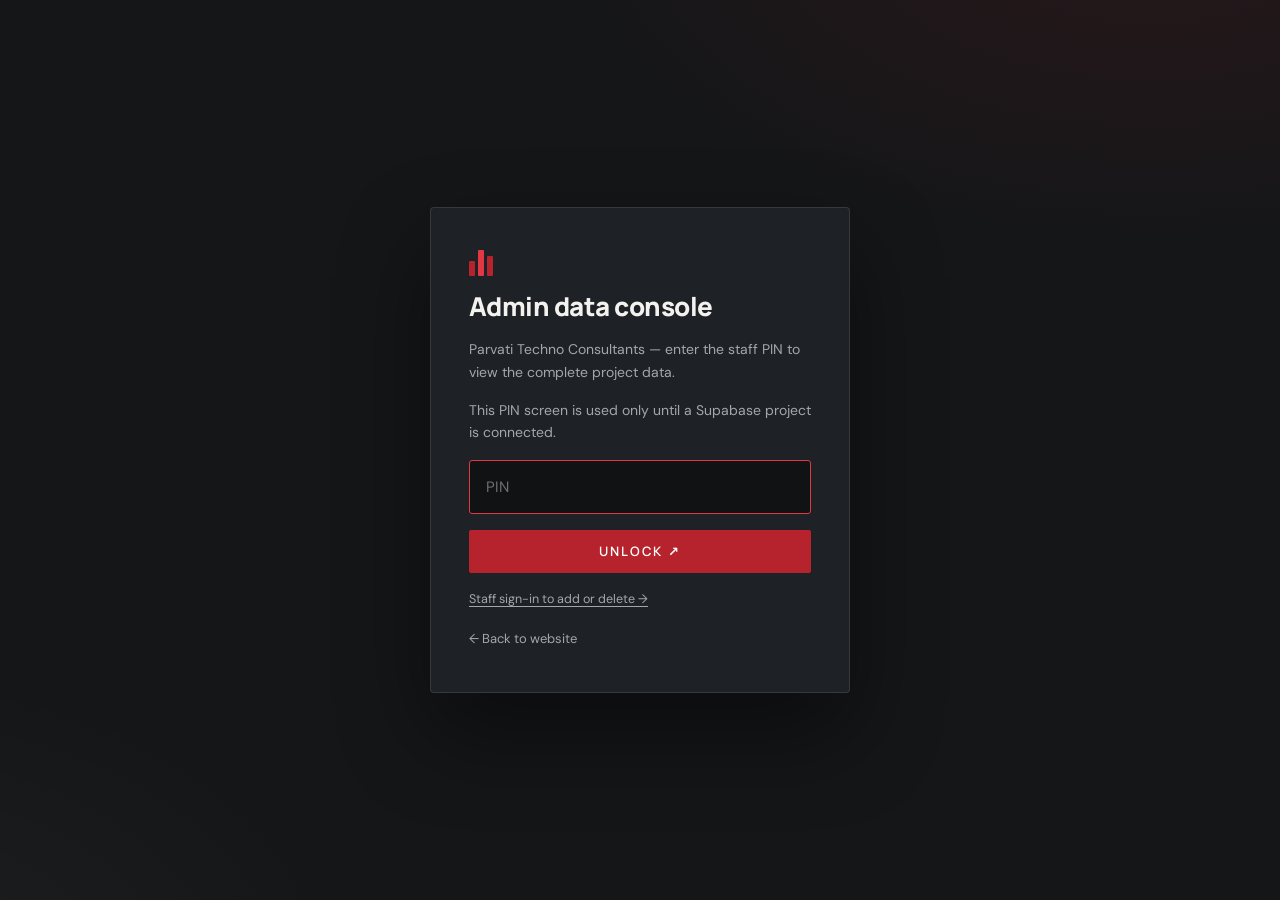
<file: PTC_Premium_Architectural_Bold_Website/PTC_Premium_Admin/admin.html>
<!doctype html>
<html lang="en">
<head>
<meta charset="utf-8">
<meta name="viewport" content="width=device-width,initial-scale=1">
<meta name="robots" content="noindex,nofollow">
<meta name="theme-color" content="#141618">
<title>Admin · PTC Data Console</title>
<link rel="preconnect" href="https://fonts.googleapis.com">
<link rel="preconnect" href="https://fonts.gstatic.com" crossorigin>
<link href="https://fonts.googleapis.com/css2?family=DM+Sans:wght@400;500;700&family=Manrope:wght@600;700;800&display=swap" rel="stylesheet">
<link rel="stylesheet" href="admin.css">
</head>
<body>

<!-- ============================================================
     Staff sign-in (Supabase Auth) — used once the database is
     connected; see supabase.js for the project URL and key
     ============================================================ -->
<section class="gate" id="gate">
  <form class="gateCard" id="signForm" hidden>
    <span class="bars"><i></i><i></i><i></i></span>
    <h1>Staff sign-in</h1>
    <p>Sign in with your staff account to open the live project data.</p>
    <input id="signEmail" type="email" autocomplete="username" placeholder="Email" aria-label="Staff email" required>
    <input id="signPass" type="password" autocomplete="current-password" placeholder="Password" aria-label="Staff password" required>
    <p class="err" id="signErr" role="alert" hidden></p>
    <button class="btn" id="signBtn" type="submit">Sign in ↗</button>
    <button class="linkish" id="usePin" type="button">Use the staff PIN instead</button>
    <a class="back" href="https://ptc-premium-website.vercel.app">← Back to website</a>
  </form>

  <form class="gateCard" id="gateForm">
    <span class="bars"><i></i><i></i><i></i></span>
    <h1>Admin data console</h1>
    <p>Parvati Techno Consultants — enter the staff PIN to view the complete project data.</p>
    <p class="muted small">This PIN screen is used only until a Supabase project is connected.</p>
    <input id="pin" type="password" autocomplete="off" placeholder="PIN" aria-label="Admin PIN" required>
    <p class="err" id="gateErr" role="alert" hidden>Incorrect PIN — try again.</p>
    <button class="btn" type="submit">Unlock ↗</button>
    <button class="linkish" id="useSignIn" type="button">Staff sign-in to add or delete →</button>
    <a class="back" href="index.html">← Back to website</a>
  </form>
</section>

<!-- ============================================================
     Console
     ============================================================ -->
<div class="app" id="app" hidden>
  <header class="bar">
    <a class="brand" href="https://ptc-premium-website.vercel.app">
      <span class="bars"><i></i><i></i><i></i></span>
      <span><strong>PTC · Admin data console</strong><small>PARVATI TECHNO CONSULTANTS</small></span>
    </a>
    <div class="barRight">
      <span class="ghostbtn" id="source" title="Where this page's data came from">…</span>
      <span class="who" id="who" hidden></span>
      <span class="notice" id="notice" role="status" aria-live="polite" hidden></span>
      <a class="ghostbtn" href="https://ptc-premium-website.vercel.app" target="_blank" rel="noopener">View website ↗</a>
      <button class="ghostbtn" id="logout" type="button">Lock</button>
    </div>
  </header>

  <main class="wrapadmin">
    <div class="stats" id="stats" aria-label="Data summary"></div>

    <p class="editnote" id="editAccess" hidden>
      <strong>Read-only preview.</strong> Sign in with your staff account to add or delete projects —
      <button class="linkish" id="editSignIn" type="button">staff sign-in</button>.
    </p>

    <nav class="tabs" id="tabs" aria-label="Data views">
      <button class="tab active" data-tab="overview" aria-selected="true">Overview</button>
      <button class="tab" data-tab="featured" aria-selected="false">Featured projects</button>
      <button class="tab" data-tab="index" aria-selected="false">Project index</button>
      <button class="tab" data-tab="gallery" aria-selected="false">Photo gallery</button>
      <button class="tab" data-tab="enquiries" aria-selected="false">Enquiries</button>
      <button class="tab" data-tab="insights" aria-selected="false">Insights</button>
    </nav>

    <!-- ---------- overview ---------- -->
    <section class="panel active" id="panel-overview">
      <div class="ovgrid">
        <article class="card">
          <h2>Projects by category</h2>
          <div id="breakdown"></div>
        </article>
        <article class="card">
          <h2>Most repeated locations <small>(project index)</small></h2>
          <ol class="toplist" id="topLocations"></ol>
        </article>
        <article class="card">
          <h2>Export everything</h2>
          <p class="muted">Download the complete datasets that power the website — the same file the site loads.</p>
          <div class="exports big">
            <button data-export="all-json" type="button">Full backup · JSON</button>
            <button data-export="index-csv" type="button">Project index · CSV</button>
            <button data-export="featured-csv" type="button">Featured projects · CSV</button>
            <button data-export="gallery-csv" type="button">Photo gallery · CSV</button>
          </div>
        </article>
      </div>
    </section>

    <!-- ---------- enquiries ---------- -->
    <section class="panel" id="panel-enquiries" hidden>
      <div class="stats" id="enquirySummary" aria-label="Enquiry totals"></div>
      <div class="tools">
        <input class="q" id="q-enquiries" type="search" placeholder="Search enquiries… (press /)" autocomplete="off" aria-label="Search enquiries">
        <div class="chips" data-filters="enquiries" role="group" aria-label="Filter enquiries">
          <button class="chip active" data-cat="all" aria-pressed="true">All</button>
          <button class="chip" data-cat="new" aria-pressed="false">New</button>
          <button class="chip" data-cat="read" aria-pressed="false">Read</button>
          <button class="chip" data-cat="replied" aria-pressed="false">Replied</button>
          <button class="chip" data-cat="archived" aria-pressed="false">Archived</button>
        </div>
        <p class="count" id="enquiriesCount" role="status" aria-live="polite"></p>
      </div>
      <div class="tablewrap">
        <table id="enquiriesTable"><thead><tr><th>ID</th><th>Name</th><th>Email</th><th>Company</th><th>Status</th></tr></thead><tbody></tbody></table>
      </div>
    </section>

    <!-- ---------- insights ---------- -->
    <section class="panel" id="panel-insights" hidden>
      <div class="tools">
        <input class="q" id="q-insights" type="search" placeholder="Search insights… (press /)" autocomplete="off" aria-label="Search insights">
      </div>
      <div class="tablewrap">
        <table id="insightsTable"><thead><tr><th>Metric</th><th>Value</th><th>Category</th><th>Date</th></tr></thead><tbody></tbody></table>
      </div>
    </section>

    <!-- ---------- featured projects ---------- -->
    <section class="panel" id="panel-featured" hidden>
      <div class="tools">
        <input class="q" id="q-featured" type="search" placeholder="Search featured projects… (press /)" autocomplete="off" aria-label="Search featured projects">
        <div class="chips" data-filters="featured" role="group" aria-label="Filter featured projects">
          <button class="chip active" data-cat="all" aria-pressed="true">All</button>
          <button class="chip" data-cat="building" aria-pressed="false">Institutional &amp; Special</button>
          <button class="chip" data-cat="residential" aria-pressed="false">Residential</button>
          <button class="chip" data-cat="industrial" aria-pressed="false">Industrial &amp; PEB</button>
        </div>
        <div class="exports">
          <button data-export="featured-csv" type="button">CSV</button>
          <button data-export="featured-json" type="button">JSON</button>
        </div>
        <button class="addbtn" type="button" data-add="projects">＋ Add project</button>
      </div>
      <p class="count" id="count-featured" role="status" aria-live="polite"></p>
      <div class="tablewrap">
        <table id="table-featured">
          <thead><tr><th>Photo</th><th>Project</th><th>Category</th><th>Location</th><th>Detail</th><th style="width:1%">Actions</th></tr></thead>
          <tbody></tbody>
        </table>
      </div>
    </section>

    <!-- ---------- project index ---------- -->
    <section class="panel" id="panel-index" hidden>
      <div class="tools">
        <input class="q" id="q-index" type="search" placeholder="Search project, city or state… (press /)" autocomplete="off" aria-label="Search the project index">
        <div class="chips" data-filters="index" role="group" aria-label="Filter the project index">
          <button class="chip active" data-cat="all" aria-pressed="true">All</button>
          <button class="chip" data-cat="building" aria-pressed="false">Institutional &amp; Special</button>
          <button class="chip" data-cat="residential" aria-pressed="false">Residential</button>
          <button class="chip" data-cat="industrial" aria-pressed="false">Industrial &amp; PEB</button>
        </div>
        <div class="exports">
          <button data-export="index-csv" type="button">CSV</button>
          <button data-export="index-json" type="button">JSON</button>
        </div>
        <button class="addbtn" type="button" data-add="index_entries">＋ Add project</button>
      </div>
      <p class="count" id="count-index" role="status" aria-live="polite"></p>
      <div class="tablewrap">
        <table id="table-index">
          <thead><tr><th>#</th><th>Category</th><th>Project</th><th>Location</th><th>Detail</th><th style="width:1%">Actions</th></tr></thead>
          <tbody></tbody>
        </table>
      </div>
      <p class="muted empty" id="empty-index" hidden>No entries match that search.</p>
    </section>

    <!-- ---------- photo gallery ---------- -->
    <section class="panel" id="panel-gallery" hidden>
      <div class="tools">
        <input class="q" id="q-gallery" type="search" placeholder="Search photographs… (press /)" autocomplete="off" aria-label="Search the photo gallery">
        <div class="chips" data-filters="gallery" role="group" aria-label="Filter the photo gallery">
          <button class="chip active" data-cat="all" aria-pressed="true">All</button>
          <button class="chip" data-cat="Institutional &amp; Special" aria-pressed="false">Institutional &amp; Special</button>
          <button class="chip" data-cat="Residential" aria-pressed="false">Residential</button>
          <button class="chip" data-cat="Industrial &amp; PEB" aria-pressed="false">Industrial &amp; PEB</button>
        </div>
        <div class="exports">
          <button data-export="gallery-csv" type="button">CSV</button>
          <button data-export="gallery-json" type="button">JSON</button>
        </div>
        <button class="addbtn" type="button" data-add="gallery_photos">＋ Add photograph</button>
      </div>
      <p class="count" id="count-gallery" role="status" aria-live="polite"></p>
      <div class="tablewrap">
        <table id="table-gallery">
          <thead><tr><th>Photo</th><th>Caption</th><th>Category</th><th>File</th><th style="width:1%">Actions</th></tr></thead>
          <tbody></tbody>
        </table>
      </div>
    </section>
  </main>

  <footer class="adminfoot">
    <span>Parvati Techno Consultants · Admin data console · content from the three company profiles</span>
    <span>Preview gate only — real access control requires a server.</span>
  </footer>
</div>

<!-- ============================================================
     Add-project dialog — staff accounts only (RLS enforces it)
     ============================================================ -->
<dialog class="editor" id="editor" aria-labelledby="editorTitle">
  <form class="editorForm" id="editorForm" novalidate>
    <h2 id="editorTitle">Add project</h2>
    <p class="muted" id="editorHint">Add a project to the website.</p>

    <label class="field">
      <span>Category</span>
      <select id="edCategory" required>
        <option value="building">Institutional &amp; Special</option>
        <option value="residential">Residential</option>
        <option value="industrial">Industrial &amp; PEB</option>
      </select>
    </label>

    <label class="field">
      <span id="edNameLabel">Project name</span>
      <input id="edName" type="text" maxlength="200" placeholder="e.g. NAMO Medical College Campus" required>
    </label>

    <label class="field" id="edLocationField">
      <span>Location</span>
      <input id="edLocation" type="text" maxlength="200" placeholder="e.g. Silvassa">
    </label>

    <label class="field" id="edImageField">
      <span>Photo file <small>in assets/, e.g. namo-medical-college-silvassa.jpg</small></span>
      <input id="edImage" type="text" maxlength="300" placeholder="project-photo.jpg">
    </label>

    <label class="field" id="edDetailField">
      <span>Detail</span>
      <textarea id="edDetail" rows="3" maxlength="500" placeholder="Short description shown on the website"></textarea>
    </label>

    <p class="err" id="edErr" role="alert" hidden></p>

    <div class="edActions">
      <button class="ghostbtn" id="edCancel" type="button">Cancel</button>
      <button class="submitbtn" id="edSave" type="submit">Add project</button>
    </div>
  </form>
</dialog>

<script src="data.js"></script>
<script src="supabase.js"></script>
<script src="admin.js"></script>
</body>
</html>
</file>
<file: PTC_Premium_Architectural_Bold_Website/PTC_Premium_Website/styles.css>
/* ============================================================
   PTC — Parvati Techno Consultants
   Design system: charcoal + warm paper + one deep-red accent.
   Display serif: Playfair Display · UI: Manrope · Text: Inter
   ============================================================ */

:root{
  /* colour */
  --ink:#15171a;
  --ink-2:#22262a;
  --ink-3:#3d4247;
  --muted:#5d6165;
  --muted-2:#6d7073;
  --paper:#ffffff;
  --paper-2:#f7f5f2;
  --paper-3:#f1eee9;
  --line:#e5e0d9;
  --line-soft:#eeeae4;
  --line-dark:#ffffff1f;
  --accent:#b7232c;
  --accent-dark:#931820;
  --accent-soft:#e9b4b2;
  --accent-tint:#f6e9e9;
  --night:#141619;

  /* type */
  --serif:'Playfair Display',Georgia,'Times New Roman',serif;
  --ui:'Manrope',system-ui,-apple-system,'Segoe UI',sans-serif;
  --text:'Inter',system-ui,-apple-system,'Segoe UI',sans-serif;

  /* geometry */
  --wrap:1240px;
  --r-xs:6px;
  --r-sm:10px;
  --r-md:16px;
  --r-lg:20px;
  --pill:999px;

  /* elevation */
  --shadow-xs:0 1px 2px #15171a0a,0 4px 14px #15171a08;
  --shadow-sm:0 2px 4px #15171a08,0 12px 28px -8px #15171a1a;
  --shadow-md:0 30px 70px -28px #15171a4d;
  --shadow-lg:0 48px 120px -40px #15171a66;

  /* motion */
  --ease:cubic-bezier(.22,.68,.3,1);
  --fast:.22s var(--ease);
  --slow:.55s var(--ease);

  --header-h:86px;
  --pad-x:clamp(20px,4vw,56px);
}

*,*:before,*:after{box-sizing:border-box}

html{
  scroll-behavior:smooth;
  -webkit-text-size-adjust:100%;
  text-size-adjust:100%;
}

body{
  margin:0;
  font-family:var(--text);
  font-size:16px;
  line-height:1.7;
  font-weight:400;
  letter-spacing:-.005em;
  color:var(--ink);
  background:var(--paper);
  overflow-x:hidden;
  -webkit-font-smoothing:antialiased;
  -moz-osx-font-smoothing:grayscale;
}

body.nav-open{overflow:hidden}

h1,h2,h3,h4{margin:0;font-weight:400;letter-spacing:-.02em}

p{margin:0 0 1.1em}
p:last-child{margin-bottom:0}

a{color:inherit;text-decoration:none}
img{max-width:100%;display:block}
button,input,textarea,select{font:inherit;color:inherit}
button{cursor:pointer;background:none;border:0}
address{font-style:normal}

::selection{background:var(--accent);color:#fff}

:focus-visible{outline:2px solid var(--accent);outline-offset:3px;border-radius:2px}

/* scrollbar — subtle, matches the night sections */
html{scrollbar-color:#c9c3bb #f2efeb;scrollbar-width:thin}
::-webkit-scrollbar{width:11px;height:11px}
::-webkit-scrollbar-track{background:#f2efeb}
::-webkit-scrollbar-thumb{background:#c9c3bb;border:3px solid #f2efeb;border-radius:999px}
::-webkit-scrollbar-thumb:hover{background:var(--accent)}

.wrap{width:min(var(--wrap),calc(100% - (var(--pad-x) * 2)));margin-inline:auto}

.sr{
  position:absolute;width:1px;height:1px;padding:0;margin:-1px;
  overflow:hidden;clip:rect(0 0 0 0);white-space:nowrap;border:0;
}

[hidden]{display:none!important}

.serif{font-family:var(--serif);font-weight:400;letter-spacing:-.03em}

.note{font-size:12px;line-height:1.7;color:var(--muted-2);letter-spacing:0}

/* ---------- eyebrow / section labels ---------- */
.eyebrow{
  display:inline-flex;align-items:center;gap:12px;
  font-family:var(--ui);font-size:10.5px;font-weight:700;
  letter-spacing:.22em;text-transform:uppercase;color:var(--accent);
}
.eyebrow:before{
  content:'';display:block;width:26px;height:1px;
  background:currentColor;opacity:.55;flex:none;
}
.section.dark .eyebrow{color:var(--accent-soft)}

/* ---------- buttons ---------- */
.btn{
  display:inline-flex;align-items:center;justify-content:center;gap:12px;
  padding:15px 24px;
  font-family:var(--ui);font-size:12px;font-weight:700;
  letter-spacing:.08em;text-transform:uppercase;white-space:nowrap;
  color:#fff;background:var(--accent);
  border:1px solid var(--accent);border-radius:var(--pill);
  box-shadow:0 10px 26px -14px #b7232ccc;
  transition:background var(--fast),border-color var(--fast),color var(--fast),
             transform var(--fast),box-shadow var(--fast);
}
.btn .btnArrow{font-size:14px;transition:transform var(--fast)}
.btn:hover{background:var(--accent-dark);border-color:var(--accent-dark);transform:translateY(-2px);box-shadow:0 18px 34px -16px #931820cc}
.btn:hover .btnArrow{transform:translate(3px,-3px)}
.btn:active{transform:translateY(0)}
.btn.ghost{
  background:#ffffff12;border-color:#ffffff52;color:#fff;
  box-shadow:none;-webkit-backdrop-filter:blur(8px);backdrop-filter:blur(8px);
}
.btn.ghost:hover{background:#fff;border-color:#fff;color:var(--ink);box-shadow:0 18px 40px -20px #00000073}

/* light "secondary" button on paper */
.btn.outline{background:transparent;color:var(--ink);border-color:var(--line-strong,var(--line));box-shadow:none}
.btn.outline:hover{background:var(--ink);border-color:var(--ink);color:#fff}

/* ---------- scroll progress ---------- */
.progress{
  position:fixed;inset:0 0 auto 0;height:2px;z-index:150;pointer-events:none;
  background:linear-gradient(90deg,var(--accent),#e05a5f);
  transform:scaleX(0);transform-origin:0 50%;
}

/* ============================================================
   Header
   ============================================================ */
.top{
  position:fixed;top:0;left:0;right:0;z-index:60;color:#fff;
  border-bottom:1px solid transparent;
  transition:background .4s var(--ease),border-color .4s var(--ease),
             box-shadow .4s var(--ease),color .4s var(--ease);
}
.top:before{
  content:'';position:absolute;inset:0;z-index:-1;pointer-events:none;
  background:linear-gradient(180deg,#0d0f11b8,transparent);
  opacity:1;transition:opacity .4s var(--ease);
}
.top.scrolled{
  background:#121416e6;
  -webkit-backdrop-filter:blur(18px) saturate(140%);
  backdrop-filter:blur(18px) saturate(140%);
  border-bottom-color:#ffffff1a;
  box-shadow:0 18px 50px -30px #000000a6;
}
.top.scrolled:before{opacity:0}

.nav{
  height:var(--header-h);
  display:flex;align-items:center;justify-content:space-between;gap:24px;
  transition:height .35s var(--ease);
}
.top.scrolled .nav{height:70px}

/* brand lockup — three red bars | hairline | lowercase wordmark */
.logo{--mark:46px;display:flex;align-items:center;gap:15px;min-width:0;color:#fff}
.mark{display:flex;align-items:center;gap:15px;flex:none}
.bars{display:flex;align-items:flex-end;gap:6px;height:var(--mark);flex:none}
.bars i{display:block;width:3px;background:var(--accent)}
.bars i:nth-child(1){height:calc(var(--mark) * .74)}
.bars i:nth-child(2){height:var(--mark)}
.bars i:nth-child(3){height:calc(var(--mark) * .76)}
.rule{width:1px;height:calc(var(--mark) * .74);background:#ffffff59;flex:none}
.wordmark{display:block;min-width:0}
.wordmark strong{
  display:block;font-family:var(--ui);font-size:17px;font-weight:800;
  letter-spacing:-.025em;line-height:1.1;white-space:nowrap;
}
.wordmark small{
  display:flex;align-items:center;gap:11px;margin-top:5px;
  font-family:var(--ui);font-size:10.5px;font-weight:500;
  letter-spacing:.005em;line-height:1;color:#ffffffb3;white-space:nowrap;
}
.wordmark small span{color:#ffffff80;font-weight:400}

.navlinks{
  display:flex;align-items:center;gap:clamp(16px,2vw,30px);
  font-family:var(--ui);font-size:12.5px;font-weight:600;letter-spacing:.01em;
}
.navlinks > a{position:relative;padding:8px 0;color:#ffffffd9;transition:color var(--fast)}
.navlinks > a:not(.navcta):after{
  content:'';position:absolute;left:0;right:0;bottom:2px;height:1px;
  background:currentColor;transform:scaleX(0);transform-origin:100% 50%;
  transition:transform .32s var(--ease);
}
.navlinks > a:not(.navcta):hover{color:#fff}
.navlinks > a:not(.navcta):hover:after,
.navlinks > a:not(.navcta).current:after{transform:scaleX(1);transform-origin:0 50%}
.navlinks > a.current{color:#fff}
.navcta{
  margin-left:6px;padding:11px 19px;
  border:1px solid #ffffff5c;border-radius:var(--pill);
  color:#fff!important;transition:background var(--fast),border-color var(--fast),color var(--fast);
}
.navcta:hover{background:var(--accent);border-color:var(--accent)}

.menu{
  display:none;width:44px;height:44px;border:1px solid #ffffff3d;border-radius:50%;
  align-items:center;justify-content:center;color:#fff;
  transition:background var(--fast),border-color var(--fast);
}
.menu:hover{background:#ffffff1a;border-color:#ffffff73}
.menuLines{display:flex;flex-direction:column;gap:5px;width:18px}
.menuLines i{display:block;height:1.5px;background:currentColor;transition:transform .3s var(--ease),opacity .3s}
body.nav-open .menuLines i:first-child{transform:translateY(3.25px) rotate(45deg)}
body.nav-open .menuLines i:last-child{transform:translateY(-3.25px) rotate(-45deg)}

.navShade{
  position:fixed;inset:0;z-index:55;
  background:#0b0d0fd9;
  -webkit-backdrop-filter:blur(6px);backdrop-filter:blur(6px);
  opacity:0;visibility:hidden;transition:opacity .35s var(--ease),visibility 0s linear .35s;
}
body.nav-open .navShade{opacity:1;visibility:visible;transition:opacity .35s var(--ease),visibility 0s}

/* ============================================================
   Hero
   ============================================================ */
.hero{
  position:relative;overflow:hidden;isolation:isolate;
  display:flex;align-items:center;
  min-height:clamp(630px,94svh,940px);
  padding:calc(var(--header-h) + 40px) 0 120px;
  color:#fff;background:#101214;
}
.hero .slide{
  position:absolute;inset:0;z-index:-3;background-position:center;background-size:cover;
  opacity:0;transform:scale(1.02);
  transition:opacity 1.4s var(--ease);
  will-change:opacity;
}
.hero .slide.active{opacity:1;animation:kb 15s ease-out forwards}
@keyframes kb{from{transform:scale(1.02)}to{transform:scale(1.11)}}
.hero:before{
  content:'';position:absolute;inset:0;z-index:-2;
  background:
    linear-gradient(96deg,#0c0e10f2 0%,#0c0e10cc 38%,#0c0e1066 68%,#0c0e1026 100%),
    linear-gradient(0deg,#0c0e10b3 0%,#0c0e1000 46%);
}
.hero:after{
  content:'';position:absolute;inset:auto 0 0 0;height:1px;z-index:-1;
  background:linear-gradient(90deg,#ffffff00,#ffffff2b,#ffffff00);
}

.heroInner{position:relative;z-index:2}
.hero .eyebrow{color:#ffb0ae;margin-bottom:26px}
.hero h1{
  font-family:var(--serif);font-weight:400;
  font-size:clamp(46px,6.5vw,92px);
  line-height:1.02;letter-spacing:-.035em;
  max-width:15ch;margin:0 0 26px;text-wrap:balance;
}
.hero h1 em{
  font-style:italic;font-weight:400;
  color:#eab3b0;
}
.heroLead{
  max-width:555px;font-size:clamp(15px,1.25vw,16.5px);
  line-height:1.8;color:#d9d7d4;margin:0;
}
.hero .buttons{display:flex;flex-wrap:wrap;gap:12px;margin-top:36px}

.heroAside{
  position:absolute;z-index:2;right:var(--pad-x);top:50%;
  transform:translateY(-50%);
  display:flex;flex-direction:column;align-items:center;gap:14px;
  writing-mode:vertical-rl;
  font-family:var(--ui);font-size:9.5px;font-weight:600;
  letter-spacing:.32em;text-transform:uppercase;color:#ffffff8a;
}
.heroAside i{display:block;width:1px;height:46px;background:#ffffff47}

.heroBottom{
  position:absolute;z-index:3;left:0;right:0;bottom:30px;
  display:flex;align-items:center;justify-content:space-between;gap:24px;
}
.scroll{
  display:inline-flex;align-items:center;gap:10px;
  font-family:var(--ui);font-size:9.5px;font-weight:600;
  letter-spacing:.24em;text-transform:uppercase;color:#ffffffb8;
}
.scroll:before{content:'';display:block;width:38px;height:1px;background:#ffffff6b}
.scroll i{display:inline-block;animation:bob 2.6s ease-in-out infinite;font-style:normal}
@keyframes bob{0%,100%{transform:translateY(0)}50%{transform:translateY(5px)}}

.slidecontrols{display:flex;align-items:center;gap:10px}
.dots{display:flex;align-items:center;gap:8px;margin-right:10px}
.dot{
  position:relative;width:30px;height:3px;padding:0;border:0;border-radius:2px;
  background:#ffffff42;overflow:hidden;transition:background var(--fast);
}
.dot:hover{background:#ffffff80}
.dot:after{content:'';position:absolute;inset:0;background:#fff;transform:scaleX(0);transform-origin:0 50%}
.dot.active:after{animation:fill 6.5s linear forwards}
.hero:hover .dot.active:after,.hero:focus-within .dot.active:after{animation-play-state:paused}
@keyframes fill{from{transform:scaleX(0)}to{transform:scaleX(1)}}

.slidecontrols > button{
  width:44px;height:44px;display:grid;place-items:center;
  border:1px solid #ffffff45;border-radius:50%;color:#fff;
  background:#ffffff10;-webkit-backdrop-filter:blur(6px);backdrop-filter:blur(6px);
  font-size:15px;transition:background var(--fast),border-color var(--fast),transform var(--fast);
}
.slidecontrols > button:hover{background:var(--accent);border-color:var(--accent);transform:translateY(-1px)}

/* ============================================================
   Numbers band
   ============================================================ */
.numbers{background:var(--night);color:#fff;border-bottom:1px solid #ffffff12}
.numbergrid{display:grid;grid-template-columns:repeat(3,1fr)}
.number{
  position:relative;padding:52px 40px 48px;
  border-left:1px solid #ffffff14;
}
.number:first-child{border-left:0;padding-left:0}
.number:last-child{padding-right:0}
.number strong{
  display:block;font-family:var(--serif);font-weight:400;
  font-size:clamp(38px,4.4vw,60px);line-height:1;
  letter-spacing:-.035em;font-variant-numeric:tabular-nums;
}
.number span{
  display:block;margin-top:14px;
  font-family:var(--ui);font-size:10.5px;font-weight:600;
  letter-spacing:.16em;text-transform:uppercase;color:#a9a7a4;
  line-height:1.7;max-width:24ch;
}

/* ============================================================
   Marquee
   ============================================================ */
.marquee{
  background:#191b1e;color:#d9d6d2;overflow:hidden;
  padding:15px 0;border-bottom:1px solid #ffffff0f;
}
.mqTrack{display:flex;width:max-content;animation:mq 46s linear infinite}
.marquee:hover .mqTrack{animation-play-state:paused}
.mqGroup{display:flex;flex:none}
.mqItem{
  display:inline-flex;align-items:center;flex:none;
  font-family:var(--ui);font-size:10.5px;font-weight:600;
  letter-spacing:.2em;text-transform:uppercase;white-space:nowrap;padding-right:34px;
}
.mqItem b{color:var(--accent-soft);font-size:7px;margin-left:34px;font-weight:400}
@keyframes mq{from{transform:translateX(0)}to{transform:translateX(-50%)}}

/* ============================================================
   Section scaffolding
   ============================================================ */
.section{padding:clamp(86px,9vw,130px) 0}
.section.soft{background:var(--paper-2)}
.section.dark{background:var(--night);color:#fff}
section[id]{scroll-margin-top:86px}

.sectionhead{
  display:flex;align-items:flex-end;justify-content:space-between;
  gap:clamp(30px,5vw,72px);margin-bottom:clamp(38px,4vw,54px);
}
.sectionhead h2{
  font-family:var(--serif);font-weight:400;
  font-size:clamp(34px,4.4vw,58px);line-height:1.1;
  letter-spacing:-.03em;margin-top:16px;max-width:17ch;
  text-wrap:balance;
}
.sectionhead p{
  max-width:390px;margin:0 0 4px;
  font-size:15px;line-height:1.8;color:var(--muted);
}

/* ============================================================
   About
   ============================================================ */
.aboutgrid{
  display:grid;grid-template-columns:1.02fr .98fr;
  gap:clamp(40px,6vw,86px);align-items:center;
}
.aboutcopy h2{
  font-family:var(--serif);font-weight:400;
  font-size:clamp(34px,4.2vw,56px);line-height:1.1;
  letter-spacing:-.03em;margin:16px 0 26px;max-width:16ch;
}
.aboutcopy h2 i{font-style:italic;color:var(--accent)}
.aboutcopy p{font-size:15px;line-height:1.9;color:var(--muted);margin-bottom:18px}
.aboutcopy p:first-of-type{font-size:16.5px;line-height:1.85;color:#33373b}
.aboutcopy strong{color:var(--ink);font-weight:600}
.aboutcopy .btn{margin-top:12px}

.aboutimage{
  position:relative;margin:0;
  aspect-ratio:4/5;border-radius:var(--r-lg);overflow:hidden;
  background:var(--ink);box-shadow:var(--shadow-md);
}
.aboutimage img{width:100%;height:100%;object-fit:cover;transition:transform .9s var(--ease)}
.aboutimage:hover img{transform:scale(1.03)}
.aboutimage figcaption{
  position:absolute;top:18px;left:18px;right:18px;
  display:inline-block;max-width:max-content;
  padding:8px 13px;border-radius:var(--pill);
  background:#101214a6;border:1px solid #ffffff26;
  -webkit-backdrop-filter:blur(10px);backdrop-filter:blur(10px);
  font-family:var(--ui);font-size:10px;font-weight:600;
  letter-spacing:.1em;text-transform:uppercase;color:#f0eeea;line-height:1.5;
}
.floating{
  position:absolute;right:18px;bottom:18px;
  padding:20px 24px;border-radius:var(--r-md);
  background:#fffdfa;box-shadow:0 24px 50px -18px #000000a6;
  transition:transform var(--slow);
}
.floating:hover{transform:translateY(-4px)}
.floating strong{
  display:block;font-family:var(--serif);font-weight:400;
  font-size:38px;line-height:1;letter-spacing:-.03em;color:var(--accent);
}
.floating span{
  display:block;margin-top:6px;max-width:13ch;
  font-family:var(--ui);font-size:10px;font-weight:600;
  letter-spacing:.1em;text-transform:uppercase;color:var(--ink-3);line-height:1.5;
}

/* vision / mission */
.vm{
  display:grid;grid-template-columns:1fr 1fr;
  gap:clamp(28px,4vw,56px);margin-top:clamp(56px,6vw,84px);
}
.vm article{border-top:1px solid var(--line);padding-top:26px}
.vm article p{font-size:15px;line-height:1.85;color:var(--muted);margin:12px 0 0}

/* values */
.values{margin-top:clamp(48px,5vw,70px);border-top:1px solid var(--line);padding-top:38px}
.values h3{
  font-family:var(--serif);font-weight:400;
  font-size:clamp(20px,2.2vw,27px);line-height:1.4;letter-spacing:-.02em;
  max-width:780px;margin-bottom:28px;color:var(--ink);
}
.values ul{
  list-style:none;display:grid;grid-template-columns:repeat(3,1fr);gap:1px;
  margin:0;padding:0;background:var(--line);border:1px solid var(--line);
  border-radius:var(--r-sm);overflow:hidden;
}
.values li{
  background:var(--paper);padding:18px 22px;
  font-family:var(--ui);font-size:12.5px;font-weight:600;
  letter-spacing:.04em;color:var(--ink-3);
}
.values li:before{
  content:'◆';color:var(--accent);font-size:8px;
  margin-right:10px;vertical-align:middle;
}

/* ============================================================
   Services
   ============================================================ */
.groups{display:grid;grid-template-columns:1fr 1fr;gap:22px}
.group{
  background:var(--paper);border:1px solid var(--line);border-radius:var(--r-md);
  padding:clamp(26px,3vw,38px);box-shadow:var(--shadow-xs);
  transition:transform var(--slow),box-shadow var(--slow),border-color var(--slow);
}
.group:hover{transform:translateY(-4px);box-shadow:var(--shadow-sm);border-color:#d9d3ca}
.group h3{
  font-family:var(--serif);font-weight:400;font-size:clamp(25px,2.4vw,31px);
  line-height:1.2;letter-spacing:-.025em;margin:14px 0 24px;
}
.group ul{list-style:none;margin:0;padding:0;display:grid;gap:12px}
.group li{
  position:relative;padding-left:20px;
  font-size:14.5px;line-height:1.6;color:var(--ink-3);
}
.group li:before{
  content:'';position:absolute;left:0;top:9px;
  width:6px;height:6px;border-radius:1px;background:var(--accent);
}

.stages{
  display:grid;grid-template-columns:repeat(4,1fr);
  margin-top:22px;background:var(--paper);
  border:1px solid var(--line);border-radius:var(--r-md);
  overflow:hidden;box-shadow:var(--shadow-xs);
}
.stages article{
  padding:28px 24px;border-left:1px solid var(--line-soft);
  transition:background var(--slow);
}
.stages article:first-child{border-left:0}
.stages article:hover{background:#fcfaf7}
.stageNo{
  display:block;margin-bottom:14px;
  font-family:var(--ui);font-size:10.5px;font-weight:700;
  letter-spacing:.18em;color:var(--accent);
}
.stageNo:after{content:'';display:block;width:26px;height:1px;background:var(--accent);margin-top:9px;opacity:.5}
.stages h4{
  font-family:var(--serif);font-weight:400;font-size:20px;
  line-height:1.3;letter-spacing:-.02em;margin-bottom:10px;
}
.stages p{font-size:13px;line-height:1.75;color:var(--muted);margin:0}

.sectors{
  margin-top:22px;padding:clamp(24px,3vw,32px);
  background:var(--paper);border:1px solid var(--line);
  border-radius:var(--r-md);box-shadow:var(--shadow-xs);
}
.chips{list-style:none;display:flex;flex-wrap:wrap;gap:8px;margin:18px 0 0;padding:0}
.chips li{
  padding:8px 14px;border:1px solid var(--line);border-radius:var(--pill);
  font-family:var(--ui);font-size:11.5px;font-weight:600;color:var(--ink-3);
  transition:border-color var(--fast),color var(--fast),background var(--fast);
}
.chips li:hover{border-color:#c9a3a3;color:var(--accent);background:var(--accent-tint)}

/* ============================================================
   Filter pills
   ============================================================ */
.filters{
  display:flex;flex-wrap:wrap;align-items:center;
  gap:10px 8px;margin-bottom:clamp(24px,2.6vw,34px);
}
.filter{
  display:inline-flex;align-items:center;min-height:40px;
  padding:10px 18px;border:1px solid var(--line);border-radius:var(--pill);
  font-family:var(--ui);font-size:11.5px;font-weight:600;letter-spacing:.02em;
  color:var(--ink-3);background:transparent;
  transition:background var(--fast),border-color var(--fast),color var(--fast);
}
.filter:hover{border-color:#c8c2b9;color:var(--ink)}
.filter.active{background:var(--ink);border-color:var(--ink);color:#fff;box-shadow:var(--shadow-xs)}
.filter:focus-visible{outline-offset:2px}

/* ============================================================
   Featured projects
   ============================================================ */
.projects{
  display:grid;grid-template-columns:repeat(3,1fr);gap:clamp(16px,1.9vw,26px);
  transition:opacity .24s var(--ease),transform .24s var(--ease);
  place-items:stretch;
}
#projects .note{
  max-width:78ch;margin-top:clamp(24px,2.6vw,32px);padding-top:20px;
  border-top:1px solid var(--line-soft);
}
.projects.swapping{opacity:0;transform:translateY(10px)}
.project{
  position:relative;isolation:isolate;overflow:hidden;
  display:flex;align-items:flex-end;
  aspect-ratio:4/5;border-radius:var(--r-md);
  background:#1b1d20;color:#fff;cursor:pointer;
  box-shadow:var(--shadow-xs);
  transition:transform var(--slow),box-shadow var(--slow);
}
.project:hover,.project:focus-visible{transform:translateY(-5px);box-shadow:0 34px 60px -30px #15171a73}
.project img{
  position:absolute;inset:0;z-index:-2;width:100%;height:100%;object-fit:cover;
  transition:transform .9s var(--ease);
}
.project:hover img,.project:focus-visible img{transform:scale(1.06)}
.project:after{
  content:'';position:absolute;inset:0;z-index:-1;
  background:linear-gradient(0deg,#0c0d0ff2 0%,#0c0d0fb8 32%,#0c0d0f14 72%);
  transition:opacity var(--slow);
}
.project:hover:after{opacity:.94}
.project .detail{padding:clamp(22px,2.2vw,30px);width:100%}
.project small{
  display:block;font-family:var(--ui);font-size:9.5px;font-weight:700;
  letter-spacing:.18em;text-transform:uppercase;color:#f3b7b4;
}
.project h3{
  font-family:var(--serif);font-weight:400;font-size:clamp(21px,2vw,25px);
  line-height:1.22;letter-spacing:-.02em;margin:10px 0 8px;
}
.project p{
  margin:0;font-size:12.5px;line-height:1.6;color:#d5d3d0;
}
.project .arrow{
  display:inline-block;margin-left:4px;font-size:16px;
  color:#ffffffd9;transition:transform var(--fast),color var(--fast);
}
.project:hover .arrow{transform:translate(4px,-4px);color:#fff}
.project .view{
  position:absolute;top:18px;right:18px;
  padding:7px 12px;border-radius:var(--pill);
  background:#101214a6;border:1px solid #ffffff3d;
  -webkit-backdrop-filter:blur(10px);backdrop-filter:blur(10px);
  font-family:var(--ui);font-size:9px;font-weight:700;
  letter-spacing:.16em;text-transform:uppercase;
  opacity:0;transform:translateY(-6px);
  transition:opacity var(--fast),transform var(--fast);
}
.project:hover .view,.project:focus-visible .view{opacity:1;transform:none}
.project:focus-visible{outline:2px solid #fff;outline-offset:-4px}

/* ============================================================
   Gallery
   ============================================================ */
#gallery .filters{margin-bottom:clamp(16px,1.4vw,18px)}
#gallery .indexCount{margin:0 0 clamp(16px,1.8vw,22px)}
.galleryGrid{
  display:grid;grid-template-columns:repeat(4,1fr);gap:clamp(12px,1.4vw,18px);
  transition:opacity .24s var(--ease),transform .24s var(--ease);
  place-items:stretch;
}
.galleryGrid.swapping{opacity:0;transform:translateY(8px)}
.gTile{
  position:relative;margin:0;overflow:hidden;aspect-ratio:4/3;
  border-radius:var(--r-md);background:#e9e4de;cursor:pointer;
  transition:box-shadow var(--slow);
}
.gTile:hover,.gTile:focus-visible{box-shadow:var(--shadow-sm)}
.gTile img{width:100%;height:100%;object-fit:cover;transition:transform .8s var(--ease)}
.gTile:hover img,.gTile:focus-visible img{transform:scale(1.05)}
.gTile:after{
  content:'';position:absolute;inset:0;
  background:linear-gradient(0deg,#0c0d0fe6,transparent 66%);
  opacity:0;transition:opacity var(--slow);
}
.gTile:hover:after,.gTile:focus-visible:after{opacity:1}
.gTile figcaption{
  position:absolute;left:0;right:0;bottom:0;z-index:2;
  padding:16px;font-family:var(--ui);font-size:11px;font-weight:600;
  line-height:1.45;letter-spacing:.01em;color:#fff;
  opacity:0;transform:translateY(8px);
  transition:opacity var(--fast),transform var(--fast);
}
.gTile:hover figcaption,.gTile:focus-visible figcaption{opacity:1;transform:none}

/* touch screens have no hover — keep the caption and category visible */
@media(hover:none){
  .gTile:after{opacity:.72}
  .gTile figcaption,.gTile .gTag{opacity:1;transform:none}
}
.gTag{
  position:absolute;top:10px;left:10px;z-index:2;
  padding:5px 9px;border-radius:var(--pill);
  background:#101214a6;border:1px solid #ffffff3d;
  -webkit-backdrop-filter:blur(8px);backdrop-filter:blur(8px);
  font-family:var(--ui);font-size:8.5px;font-weight:700;
  letter-spacing:.12em;text-transform:uppercase;color:#fff;
  opacity:0;transition:opacity var(--fast);
}
.gTile:hover .gTag,.gTile:focus-visible .gTag{opacity:1}
.gTile:focus-visible{outline:2px solid var(--accent);outline-offset:3px}

/* ============================================================
   Project index
   ============================================================ */
.indexTools{
  display:flex;flex-wrap:wrap;gap:16px;
  align-items:center;justify-content:space-between;margin-bottom:20px;
}
.search{position:relative;flex:1 1 300px;max-width:430px}
.search input{
  width:100%;padding:13px 16px 13px 44px;
  border:1px solid var(--line);border-radius:var(--r-sm);
  background:#fff;
  background-image:url("data:image/svg+xml,%3Csvg xmlns='http://www.w3.org/2000/svg' width='16' height='16' fill='none' stroke='%238a8d90' stroke-width='1.6' viewBox='0 0 16 16'%3E%3Ccircle cx='7' cy='7' r='4.6'/%3E%3Cpath d='M10.4 10.4 14 14'/%3E%3C/svg%3E");
  background-repeat:no-repeat;background-position:16px 50%;
  font-size:14px;color:var(--ink);
  transition:border-color var(--fast),box-shadow var(--fast);
}
.search input::placeholder{color:#75787b}
.search input:focus{
  outline:none;border-color:#d3a3a3;box-shadow:0 0 0 4px #b7232c14;
}
.indexCount{
  margin:0 0 14px;
  font-family:var(--ui);font-size:10px;font-weight:600;
  letter-spacing:.16em;text-transform:uppercase;color:var(--muted-2);
}
.indexList{list-style:none;margin:0;padding:0;border-top:1px solid var(--line)}
.ixRow{
  display:grid;grid-template-columns:150px 1.5fr 1fr 1.7fr;gap:18px;
  align-items:baseline;padding:16px 12px;border-bottom:1px solid var(--line-soft);
  transition:background var(--fast),box-shadow var(--fast);
}
.ixRow:hover{background:#fff;box-shadow:inset 2px 0 0 var(--accent)}
.ixTag{
  font-family:var(--ui);font-size:9.5px;font-weight:700;
  letter-spacing:.14em;text-transform:uppercase;color:var(--accent);
}
.ixName{font-size:14.5px;font-weight:600;color:var(--ink)}
.ixLoc{font-size:13.5px;color:var(--muted)}
.ixNote{font-size:12.5px;line-height:1.6;color:var(--muted-2)}
.indexMore{margin-top:28px}
.indexEmpty{font-size:13px;color:var(--muted-2)}

/* ============================================================
   Leadership
   ============================================================ */
.lead{
  display:grid;grid-template-columns:1.05fr .95fr;
  gap:clamp(36px,5vw,64px);align-items:start;
}
.lead h2{
  font-family:var(--serif);font-weight:400;
  font-size:clamp(36px,4.4vw,60px);line-height:1.08;
  letter-spacing:-.03em;margin:18px 0 24px;max-width:14ch;
}
.lead p{font-size:14.5px;line-height:1.85;color:#b0b2b0}
.lead p strong{color:#fff;font-weight:600}
.lead p a{text-decoration:underline;text-underline-offset:4px;text-decoration-color:#ffffff4d;transition:color var(--fast);overflow-wrap:anywhere}
.lead p a:hover{color:var(--accent-soft)}
.leadfacts{display:grid;grid-template-columns:1fr 1fr;gap:16px}
.fact{
  border-top:1px solid #ffffff24;padding-top:20px;
  transition:border-color var(--slow);
}
.fact:hover{border-color:var(--accent-soft)}
.fact strong{
  display:block;margin-bottom:8px;
  font-family:var(--serif);font-weight:400;font-size:20px;letter-spacing:-.02em;
}
.fact span{font-size:12.5px;line-height:1.75;color:#9fa19f}

.team{display:grid;grid-template-columns:repeat(3,1fr);gap:22px;margin-top:clamp(48px,5vw,68px)}
.team article{
  border-top:1px solid #ffffff24;padding-top:24px;
  transition:border-color var(--slow);
}
.team article:hover{border-color:var(--accent-soft)}
.team h3{font-family:var(--serif);font-weight:400;font-size:23px;letter-spacing:-.02em;margin-bottom:8px}
.team .role{
  margin:0 0 14px;font-family:var(--ui);font-size:10px;font-weight:700;
  letter-spacing:.14em;text-transform:uppercase;color:var(--accent-soft);
}
.team article p:not(.role){font-size:12.5px;line-height:1.8;color:#a2a4a2}

/* ============================================================
   Clients
   ============================================================ */
.clientgrid{display:grid;grid-template-columns:1.1fr .9fr;gap:clamp(32px,5vw,64px)}
.clientgrid h3{
  font-family:var(--serif);font-weight:400;font-size:26px;letter-spacing:-.02em;
  margin-bottom:8px;padding-bottom:16px;border-bottom:1px solid var(--line);
}
.clientgrid ul{list-style:none;margin:0;padding:0}
.clientgrid li{
  display:flex;flex-wrap:wrap;justify-content:space-between;gap:6px 18px;
  padding:13px 0;border-bottom:1px solid var(--line-soft);
  font-size:14px;color:var(--ink-2);
}
.clientgrid li span{font-size:12px;color:var(--muted-2);text-align:right}
.clientgrid li:hover{color:var(--accent)}

/* ============================================================
   Recognition
   ============================================================ */
.awardgrid{
  display:grid;grid-template-columns:1fr 1fr;
  gap:clamp(36px,5vw,70px);align-items:center;
}
.awardgrid > div:first-child > img{display:none}
.awardgrid h2{
  font-family:var(--serif);font-weight:400;
  font-size:clamp(36px,4.4vw,58px);line-height:1.08;
  letter-spacing:-.03em;margin:16px 0 24px;
}
.awardgrid p{font-size:14.5px;line-height:1.85;color:var(--muted)}
.awardgrid strong{color:var(--ink);font-weight:600}
.awardgrid .btn{margin-top:12px}
.awardgrid img{
  width:100%;aspect-ratio:4/3;object-fit:cover;
  border-radius:var(--r-md);box-shadow:var(--shadow-sm);
}
.awardgrid .sub{
  font-family:var(--serif);font-weight:400;font-size:23px;
  letter-spacing:-.02em;margin:32px 0 6px;
}
.inaug{list-style:none;margin:0;padding:0}
.inaug li{
  padding:14px 0;border-top:1px solid var(--line);
  font-size:13.5px;line-height:1.6;color:var(--ink-2);
}
.inaug li span{display:block;margin-top:4px;font-size:12px;color:var(--muted-2)}

/* ============================================================
   Contact
   ============================================================ */
.contact{background:var(--paper-3)}
.contactgrid{display:grid;grid-template-columns:1fr 1fr;gap:clamp(36px,5vw,70px);align-items:start}
.contact h2{
  font-family:var(--serif);font-weight:400;
  font-size:clamp(36px,4.6vw,60px);line-height:1.06;
  letter-spacing:-.035em;margin:16px 0 22px;
}
.contact p{font-size:14.5px;line-height:1.85;color:#55585b}
.contact p strong{color:var(--ink);font-weight:600}
.contact a:not(.btn){text-decoration:underline;text-underline-offset:4px;text-decoration-color:#a9a49d;transition:color var(--fast);overflow-wrap:anywhere}
.contact a:not(.btn):hover{color:var(--accent)}

.map{
  margin-top:28px;border:1px solid #dcd6ce;border-radius:var(--r-md);
  overflow:hidden;background:#fff;box-shadow:var(--shadow-xs);
}
.map iframe{display:block;width:100%;height:290px;border:0;transition:filter .5s var(--ease)}
.map:hover iframe{filter:none}

form{
  display:grid;gap:15px;
  background:#fffdfa;border:1px solid #e3ddd5;border-radius:var(--r-lg);
  padding:clamp(22px,3vw,32px);box-shadow:var(--shadow-sm);
}
.field{display:grid;gap:7px}
.field label{
  font-family:var(--ui);font-size:10.5px;font-weight:700;
  letter-spacing:.14em;text-transform:uppercase;color:var(--ink-3);
}
.field label span{color:var(--accent)}
input,textarea{
  width:100%;padding:13px 15px;
  border:1px solid #d9d3ca;border-radius:var(--r-sm);
  background:#fff;font-size:14px;color:var(--ink);
  transition:border-color var(--fast),box-shadow var(--fast),background var(--fast);
}
input::placeholder,textarea::placeholder{color:#75787b}
input:hover,textarea:hover{border-color:#c9c2b8}
input:focus,textarea:focus{
  outline:none;border-color:#cf9a9a;background:#fff;
  box-shadow:0 0 0 4px #b7232c12;
}
input:user-invalid,textarea:user-invalid{border-color:#cf9a9a;background:#fffafa}
textarea{min-height:126px;resize:vertical}
form .btn{justify-self:start;margin-top:4px}
.formStatus{
  margin:0;padding:12px 14px;border-radius:var(--r-sm);
  font-size:13px;line-height:1.6;
  background:#edf7f1;border:1px solid #c6e5d3;color:#1d6b45;
}
.formStatus.error{background:#fdf0ef;border-color:#f0cdc9;color:#a01f27}

/* ============================================================
   Footer
   ============================================================ */
footer{background:#0f1113;color:#a2a3a1;padding:clamp(46px,6vw,68px) 0 22px;font-size:13px}
.footTop{
  display:grid;grid-template-columns:1.5fr .8fr 1fr 1fr;
  gap:clamp(26px,4vw,48px);
  padding-bottom:46px;border-bottom:1px solid #ffffff12;
}
.footBrand .footLogo{--mark:40px;display:flex;align-items:center;gap:14px;color:#fff;margin-bottom:20px}
.footBrand .footLogo .rule{background:#ffffff4a}
.footBrand .wordmark strong{font-size:15.5px}
.footBrand .wordmark small{font-size:10px;margin-top:4px;color:#9b9d9b}
.footBrand .wordmark small span{color:#8b8d8b}
.footBrand p{max-width:300px;font-size:13px;line-height:1.8;color:#949694;margin:0}

.footCol h4{
  font-family:var(--ui);font-size:10px;font-weight:700;
  letter-spacing:.2em;text-transform:uppercase;color:#e6e4e0;
  margin-bottom:16px;
}
.footCol a{display:block;padding:5px 0;font-size:13px;color:#a2a3a1;transition:color var(--fast),transform var(--fast);overflow-wrap:anywhere}
.footCol a:hover{color:#fff;transform:translateX(2px)}
.footCol address{margin-bottom:10px;font-size:13px;line-height:1.8;color:#a2a3a1}
.footCta p{font-size:12.5px;line-height:1.75;color:#949694;margin-bottom:16px}
.footCta .btn{padding:12px 18px;font-size:10.5px}
.footCta .btn:hover{transform:translateY(-2px)}

.footBottom{
  display:flex;flex-wrap:wrap;align-items:center;justify-content:space-between;
  gap:10px 24px;padding-top:22px;
  font-size:11.5px;color:#7d7f7d;
}
.footBottom a{color:#a2a3a1;transition:color var(--fast)}
.footBottom a:hover{color:var(--accent-soft)}
.footMeta{letter-spacing:.02em}

/* ============================================================
   Back to top
   ============================================================ */
.toTop{
  position:fixed;right:26px;bottom:26px;z-index:90;
  width:46px;height:46px;display:grid;place-items:center;
  border:1px solid #e0dbd3;border-radius:50%;
  background:#fffdfa;color:var(--ink);font-size:17px;
  box-shadow:var(--shadow-sm);
  opacity:0;visibility:hidden;transform:translateY(12px);
  transition:opacity var(--fast),transform var(--fast),visibility 0s linear .3s,
             background var(--fast),color var(--fast),border-color var(--fast);
}
.toTop.show{opacity:1;visibility:visible;transform:none;transition-delay:0s}
.toTop:hover{background:var(--accent);border-color:var(--accent);color:#fff}

/* ============================================================
   Lightbox
   ============================================================ */
.lightbox{
  position:fixed;inset:0;z-index:120;display:grid;place-items:center;
  padding:clamp(16px,4vw,48px);
  background:#0a0b0dE6;
  -webkit-backdrop-filter:blur(14px);backdrop-filter:blur(14px);
  opacity:0;visibility:hidden;
  transition:opacity .35s var(--ease),visibility 0s linear .35s;
}
.lightbox.open{opacity:1;visibility:visible;transition:opacity .35s var(--ease),visibility 0s}
.lbInner{
  position:relative;width:min(1120px,100%);max-height:88vh;
  display:grid;grid-template-columns:1.45fr .55fr;
  background:#16181b;color:#fff;border-radius:var(--r-lg);
  overflow:hidden;box-shadow:var(--shadow-lg);
  transform:translateY(20px) scale(.985);
  transition:transform .45s var(--ease);
}
.lightbox.open .lbInner{transform:none}
.lbMedia{background:#0a0b0c;display:flex;align-items:center;justify-content:center;min-height:280px;overflow:hidden}
.lbMedia img{width:100%;height:100%;max-height:88vh;object-fit:contain;animation:lbIn .45s var(--ease)}
@keyframes lbIn{from{opacity:0;transform:scale(1.02)}to{opacity:1;transform:none}}
.lbInfo{padding:clamp(26px,3.4vw,44px);display:flex;flex-direction:column;justify-content:center;gap:12px}
.lbInfo h3{font-family:var(--serif);font-weight:400;font-size:clamp(26px,2.8vw,34px);line-height:1.15;letter-spacing:-.025em;margin:4px 0}
.lbInfo p{margin:0;font-size:13px;line-height:1.8;color:#b5b7b5}
.lbNav{display:flex;align-items:center;gap:12px;margin-top:10px}
.lbBtn{
  width:44px;height:44px;display:grid;place-items:center;
  border:1px solid #ffffff40;border-radius:50%;color:#fff;
  transition:background var(--fast),border-color var(--fast);
}
.lbBtn:hover{background:var(--accent);border-color:var(--accent)}
.lbCount{
  font-family:var(--ui);font-size:11px;letter-spacing:.16em;color:#9a9c9a;
  font-variant-numeric:tabular-nums;
}
.lbInfo .note{color:#8b8d8b}
.lbClose{
  position:absolute;top:14px;right:14px;z-index:3;
  width:40px;height:40px;display:grid;place-items:center;
  border:1px solid #ffffff40;border-radius:50%;
  background:#10121499;color:#fff;font-size:14px;
  -webkit-backdrop-filter:blur(8px);backdrop-filter:blur(8px);
  transition:background var(--fast),border-color var(--fast),transform var(--fast);
}
.lbClose:hover{background:var(--accent);border-color:var(--accent);transform:rotate(90deg)}

/* ============================================================
   Skip link
   ============================================================ */
.skip{
  position:fixed;top:12px;left:12px;z-index:200;
  padding:12px 18px;border-radius:var(--r-sm);
  background:#fff;color:var(--ink);
  font-family:var(--ui);font-size:12px;font-weight:700;
  letter-spacing:.06em;box-shadow:var(--shadow-sm);
  transform:translateY(-250%);transition:transform .25s var(--ease);
}
.skip:focus{transform:none;outline:2px solid var(--accent);outline-offset:2px}

/* ============================================================
   Loader
   ============================================================ */
.loader{display:none}
.js .loader{
  position:fixed;inset:0;z-index:300;display:grid;place-items:center;
  background:#111316;color:#fff;
  transition:opacity .55s var(--ease),visibility .55s var(--ease);
}
.js .loader.done{opacity:0;visibility:hidden;pointer-events:none}
.loaderMark{--mark:56px;display:flex;align-items:center;gap:22px}
.loaderMark .wordmark strong{font-size:22px}
.loaderMark .wordmark small{font-size:12px;gap:13px;margin-top:6px;color:#a5a7a5}
.loaderMark .rule{background:#ffffff4a}
.loaderMark .bars i{animation:barPulse 1.1s ease-in-out infinite}
.loaderMark .bars i:nth-child(2){animation-delay:.15s}
.loaderMark .bars i:nth-child(3){animation-delay:.3s}
@keyframes barPulse{0%,100%{height:16px}50%{height:56px}}

/* ============================================================
   Scroll reveal
   ============================================================ */
.reveal{
  opacity:0;transform:translateY(22px);
  transition:opacity .7s var(--ease),transform .7s var(--ease);
}
.reveal.visible{opacity:1;transform:none}

/* ============================================================
   Responsive
   ============================================================ */
@media(max-width:1120px){
  .heroAside{display:none}
  .navlinks{gap:18px}
  .projects{grid-template-columns:repeat(2,1fr)}
  .galleryGrid{grid-template-columns:repeat(3,1fr)}
}

@media(max-width:960px){
  :root{--header-h:74px;--pad-x:clamp(18px,4vw,32px)}
  .top{border-bottom-color:#ffffff14}
  .menu{display:flex}

  .navlinks{
    position:fixed;inset:0 0 0 auto;z-index:56;
    width:min(400px,86vw);height:100dvh;
    display:flex;flex-direction:column;align-items:flex-start;justify-content:center;
    gap:2px;padding:88px 34px 40px;
    background:#121416;border-left:1px solid #ffffff14;
    font-size:17px;font-weight:600;
    transform:translateX(100%);visibility:hidden;
    transition:transform .42s var(--ease),visibility 0s linear .42s;
  }
  .navlinks.open{transform:none;visibility:visible;transition:transform .42s var(--ease),visibility 0s}
  .navlinks > a{
    width:100%;padding:15px 0;font-family:var(--serif);font-weight:400;
    font-size:24px;letter-spacing:-.02em;color:#f0eeeb;
    border-bottom:1px solid #ffffff12;
  }
  .navlinks > a:not(.navcta):after{display:none}
  .navlinks > a:not(.navcta):hover{color:var(--accent-soft)}
  .navlinks .navcta{
    align-self:stretch;margin:24px 0 0;justify-content:center;font-family:var(--ui);
    font-size:11.5px;font-weight:700;letter-spacing:.1em;padding:15px 22px;
    border-color:var(--accent);background:var(--accent);
  }

  .sectionhead{display:block}
  .sectionhead p{max-width:520px;margin-top:20px}
  .aboutgrid,.awardgrid,.lead,.contactgrid,.clientgrid{grid-template-columns:1fr}
  .aboutimage{aspect-ratio:16/11;max-height:520px}
  .vm{gap:26px}
  .leadfacts{margin-top:8px}
  .team{grid-template-columns:1fr 1fr}
  .stages{grid-template-columns:1fr 1fr}
  .stages article{border-top:1px solid var(--line-soft)}
  .stages article:nth-child(1),.stages article:nth-child(2){border-top:0}
  .stages article:nth-child(3){border-left:0}
  .footTop{grid-template-columns:1fr 1fr;gap:34px}
  .footBrand{grid-column:1/-1}
  .footBrand p{max-width:420px}
}

@media(max-width:760px){
  .numbers .numbergrid{grid-template-columns:1fr}
  .number{border-left:0;border-top:1px solid #ffffff14;padding:26px 0}
  .number:first-child{border-top:0;padding-top:38px}
  .number:last-child{padding-bottom:38px}
  .number span{max-width:none}

  .groups{grid-template-columns:1fr}
  .projects{grid-template-columns:1fr 1fr;gap:14px}
  .project{aspect-ratio:3/4}
  .galleryGrid{grid-template-columns:repeat(2,1fr);gap:12px}
  #projects .note{padding-top:16px}
  .filter{min-height:38px;padding:9px 15px;font-size:11px}
  .values ul{grid-template-columns:1fr 1fr}
  .ixRow{grid-template-columns:1fr;gap:4px;padding:16px 6px}
  .ixTag{margin-bottom:2px}
  .contactgrid{gap:34px}
  .map iframe{height:240px}
  .team{grid-template-columns:1fr}
  .lbInner{grid-template-columns:1fr;max-height:90dvh;overflow:auto}
  .lbMedia img{max-height:46vh}
  .lbInfo{padding:24px 22px 30px}
  .lbClose{top:10px;right:10px}
}

@media(max-width:520px){
  :root{--pad-x:18px}
  .hero{min-height:600px;padding-bottom:110px}
  .hero h1{font-size:clamp(38px,10.5vw,52px)}
  .heroLead{font-size:14.5px}
  .hero .buttons{gap:10px}
  .hero .btn{padding:14px 20px;font-size:11px}
  .heroBottom{bottom:22px;justify-content:flex-end}
  .scroll{display:none}
  .dots{gap:6px}
  .dot{width:22px}

  .projects{grid-template-columns:1fr}
  .project{aspect-ratio:4/4.4}
  .galleryGrid{grid-template-columns:1fr 1fr;gap:10px}
  .gTile figcaption{padding:12px;font-size:10.5px}
  .filters{gap:8px}
  .values ul{grid-template-columns:1fr}
  .stages{grid-template-columns:1fr}
  .stages article{border-left:0;border-top:1px solid var(--line-soft)}
  .stages article:first-child{border-top:0}
  .stages article:nth-child(2){border-top:1px solid var(--line-soft)}
  .vm,.leadfacts{grid-template-columns:1fr}
  .logo{--mark:38px;gap:13px}
  .logo .mark{gap:12px}
  .logo .wordmark strong{font-size:14px}
  .logo .wordmark small{font-size:8.5px;gap:8px;margin-top:4px}
  .sectionhead h2{font-size:clamp(30px,8.4vw,38px)}
  .footTop{grid-template-columns:1fr;gap:28px}
  .footBottom{flex-direction:column;align-items:flex-start;gap:6px}
  .toTop{right:16px;bottom:16px;width:42px;height:42px}
  .indexTools{gap:12px}
  .search{max-width:none}
  .ixName{font-size:14px}
  .clientgrid li span{text-align:left}
  .floating{right:12px;bottom:12px;padding:16px 18px}
  .floating strong{font-size:30px}
}

@media(prefers-reduced-motion:reduce){
  *,*:before,*:after{
    scroll-behavior:auto!important;
    transition:none!important;
    animation:none!important;
  }
  .reveal{opacity:1;transform:none}
  .mqTrack{transform:none}
  .mqGroup[aria-hidden="true"]{display:none}
  .hero .slide{transform:none}
}

/* ============================================================
   Print — clean company profile
   ============================================================ */
@media print{
  .top,.progress,.loader,.toTop,.lightbox,.heroBottom,.marquee,.navShade,
  .filters,.indexTools,.indexMore,.skip,form,.map,.buttons,.heroAside,
  .galleryMore,.scroll{display:none!important}
  body{color:#000;background:#fff;font-size:11pt}
  .hero{min-height:auto;height:auto;padding:24px 0;color:#000;background:#fff}
  .hero:before,.hero:after,.hero .slide{display:none}
  .hero h1{font-size:38pt;max-width:none}
  .heroLead,.hero .eyebrow{color:#333!important}
  .numbers,.section.dark,.marquee{background:#fff;color:#000}
  .number span,.lead p,.team p,.fact span,.footer,.footBottom{color:#444!important}
  .section{padding:24px 0}
  .section.soft{background:#fff}
  .reveal{opacity:1!important;transform:none!important}
  .project{aspect-ratio:auto;min-height:250px;break-inside:avoid}
  .gTile{aspect-ratio:auto;height:180px}
  a[href^="http"]:after{content:""}
}

/* ============================================================
   UI / UX polish — motion & micro-interactions
   (all of this is switched off under prefers-reduced-motion)
   ============================================================ */

/* anchor links clear the fixed header */
html{scroll-padding-top:calc(var(--header-h) + 10px)}

/* header retracts on scroll-down and returns on scroll-up */
.top{
  transition:background .4s var(--ease),border-color .4s var(--ease),
             box-shadow .4s var(--ease),color .4s var(--ease),
             transform .45s var(--ease);
}
.top.hide{transform:translateY(-104%)}

/* hero — pointer-following glow */
.heroGlow{
  position:absolute;inset:0;z-index:1;pointer-events:none;
  opacity:0;transition:opacity .5s var(--ease);
  background:radial-gradient(460px circle at var(--mx,50%) var(--my,38%),
             #ffffff30,transparent 60%);
}
.hero:hover .heroGlow{opacity:1}
.heroAside,.heroBottom{z-index:2}

/* hero — staged entrance */
@keyframes heroUp{from{opacity:0;transform:translateY(26px)}to{opacity:1;transform:none}}
.hero .heroKicker{animation:heroUp .8s var(--ease) .12s both}
.hero h1{animation:heroUp .95s var(--ease) .24s both}
.hero .heroLead{animation:heroUp .95s var(--ease) .4s both}
.hero .buttons{animation:heroUp .95s var(--ease) .54s both}
.heroAside{animation:heroUp .9s var(--ease) .62s both}
.heroBottom{animation:heroUp .9s var(--ease) .72s both}

/* buttons — light sheen sweep on hover */
.btn{position:relative;overflow:hidden;isolation:isolate}
.btn:after{
  content:'';position:absolute;top:-20%;bottom:-20%;left:-70%;width:45%;
  transform:skewX(-18deg);pointer-events:none;opacity:0;
  background:linear-gradient(90deg,transparent,#ffffff66,transparent);
}
.btn:hover:after{animation:sheen .85s var(--ease)}
@keyframes sheen{0%{left:-70%;opacity:0}25%{opacity:1}100%{left:130%;opacity:0}}

/* section eyebrow rule draws out when the section reveals */
.sectionhead.reveal .eyebrow:before{width:8px;transition:width .8s var(--ease)}
.sectionhead.reveal.visible .eyebrow:before{width:26px}

/* project cards — richer image treatment */
.project img{
  filter:saturate(1);
  transition:transform .8s var(--ease),filter .6s var(--ease);
}
.project:hover img,.project:focus-visible img{filter:saturate(1.1) contrast(1.03)}

/* project index rows — gentle slide */
.ixRow{
  transition:background var(--fast),box-shadow var(--fast),transform var(--fast);
}
.ixRow:hover{transform:translateX(4px)}

/* stat blocks — small lift */
.number{transition:transform .4s var(--ease)}
.number:hover{transform:translateY(-4px)}

/* floating badge — slow breathing shadow */
@keyframes floatPulse{
  0%,100%{box-shadow:0 18px 40px -18px #15171a40}
  50%{box-shadow:0 26px 54px -18px #15171a66}
}
.floating{animation:floatPulse 5s ease-in-out infinite}

/* filter chips — tactile press */
.filter:active{transform:scale(.96)}

/* ============================================================
   Finish — depth, texture & refined motion
   ============================================================ */

/* hero entrance waits for the loader, so the choreography is seen */
html.js:not(.loaded) .hero .heroKicker,
html.js:not(.loaded) .hero h1,
html.js:not(.loaded) .hero .heroLead,
html.js:not(.loaded) .hero .buttons,
html.js:not(.loaded) .heroAside,
html.js:not(.loaded) .heroBottom{animation-play-state:paused}

/* hero artwork drifts slower than the page */
.heroSlides{
  position:absolute;inset:0;z-index:-3;
  transform:translate3d(0,calc(var(--hp,0px) * .14),0);
  will-change:transform;
}
.hero .slide{z-index:0}
.heroInner{
  transform:translate3d(0,calc(var(--hp,0px) * .06),0);
  will-change:transform;
}

/* a hairline of accent under the italic line */
.hero h1 em{position:relative}
.hero h1 em:after{
  content:'';position:absolute;left:.02em;right:.02em;bottom:-.04em;height:1px;
  background:linear-gradient(90deg,#eab3b000,#eab3b0cc 14%,#eab3b0cc 86%,#eab3b000);
  transform:scaleX(0);transform-origin:0 50%;
}
html.loaded .hero h1 em:after{animation:drawLine 1.5s var(--ease) 1.05s both}
@keyframes drawLine{to{transform:scaleX(1)}}

/* section headings rise out of a mask */
.sectionhead.reveal h2,
.aboutcopy.reveal h2{
  clip-path:inset(0 0 100% 0);
  transition:clip-path 1.05s var(--ease) .05s;
}
.sectionhead.reveal.visible h2,
.aboutcopy.reveal.visible h2{clip-path:inset(0 0 -12% 0)}

/* photographs settle out of a slight zoom as their section arrives */
.aboutimage.reveal:not(.visible) img,
.awardgrid .reveal:not(.visible) img{transform:scale(1.07)}
.awardgrid .reveal img{transition:transform 1.4s var(--ease)}

/* media cards gain depth under the pointer */
.project img{transform:translate3d(var(--px,0),var(--py,0),0)}
.project:hover img,.project:focus-visible img{
  transform:translate3d(var(--px,0),var(--py,0),0) scale(1.06);
}
.gTile img{transform:translate3d(var(--px,0),var(--py,0),0)}
.gTile:hover img,.gTile:focus-visible img{
  transform:translate3d(var(--px,0),var(--py,0),0) scale(1.05);
}

/* gallery tiles lift off the page (keep the reveal fade intact) */
.gTile{transition:opacity .7s var(--ease),transform var(--slow),box-shadow var(--slow)}
.gTile:hover,.gTile:focus-visible{
  transform:translateY(-4px);
  box-shadow:0 30px 56px -28px #15171a73;
}

/* filter pills — soft lift */
.filter{transition:background var(--fast),border-color var(--fast),color var(--fast),transform var(--fast)}
.filter:hover{transform:translateY(-1px)}

/* fine paper grain over the whole page (desktop only, very low opacity) */
.grain{
  position:fixed;inset:0;z-index:3;pointer-events:none;
  opacity:.045;mix-blend-mode:multiply;
  background-image:url("data:image/svg+xml,%3Csvg xmlns='http://www.w3.org/2000/svg' width='180' height='180'%3E%3Cfilter id='n'%3E%3CfeTurbulence type='fractalNoise' baseFrequency='.82' numOctaves='3' stitchTiles='stitch'/%3E%3C/filter%3E%3Crect width='180' height='180' filter='url(%23n)' opacity='.5'/%3E%3C/svg%3E");
  background-size:180px 180px;
}
@media(max-width:960px){.grain{display:none}}

/* dark sections gain a faint architectural glow */
.section.dark{
  background-image:
    radial-gradient(760px 420px at 88% -10%,#b7232c24,transparent 62%),
    radial-gradient(600px 380px at 2% 106%,#ffffff0d,transparent 58%);
}

/* the marquee fades into its edges */
.marquee{position:relative}
.marquee:before,.marquee:after{
  content:'';position:absolute;top:0;bottom:0;z-index:2;pointer-events:none;
  width:clamp(40px,8vw,120px);
}
.marquee:before{left:0;background:linear-gradient(90deg,#191b1e,#191b1e00)}
.marquee:after{right:0;background:linear-gradient(270deg,#191b1e,#191b1e00)}

/* stage numbers — rule extends on hover */
.stageNo:after{transition:width .45s var(--ease)}
.stages article:hover .stageNo:after{width:44px}

/* footer — a warm hairline where the dark plate begins */
footer{position:relative}
footer:before{
  content:'';position:absolute;top:0;left:0;right:0;height:1px;
  background:linear-gradient(90deg,transparent,#b7232c80 30%,#b7232c80 70%,transparent);
}

/* navigation call-to-action — a little glow on hover */
.navcta:hover{box-shadow:0 14px 30px -14px #b7232ccc}

/* lightbox panel rises into place */
.lightbox.open .lbInner{animation:lbPop .45s var(--ease) both}
@keyframes lbPop{from{opacity:0;transform:translateY(14px) scale(.985)}to{opacity:1;transform:none}}

/* back to top — lift on hover */
.toTop:hover{transform:translateY(-3px)}

/* new motion respects reduced-motion preferences */
@media(prefers-reduced-motion:reduce){
  .hero .heroKicker,.hero h1,.hero .heroLead,.hero .buttons,
  .heroAside,.heroBottom{animation:none!important;opacity:1;transform:none}
  .hero .slide.active{animation:none}
  .hero h1 em:after{display:none}
  .heroSlides,.heroInner{transform:none}
  .sectionhead.reveal h2,.sectionhead.reveal.visible h2,
  .aboutcopy.reveal h2,.aboutcopy.reveal.visible h2{clip-path:none}
  .aboutimage.reveal:not(.visible) img,.awardgrid .reveal:not(.visible) img{transform:none}
  .lightbox.open .lbInner{animation:none}
  .grain{display:none}
  .gTile:hover{transform:none}
  .stageNo:after{transition:none}
  .filter:hover{transform:none}
  .top.hide{transform:none}
  .heroGlow{display:none}
  .number:hover,.ixRow:hover{transform:none}
  .floating{animation:none}
}
</file>
<file: PTC_Premium_Architectural_Bold_Website/PTC_Premium_Admin/admin.css>
/* ============================================================
   PTC — Admin data console
   admin.css
   ============================================================ */

:root{
  --bg:#141618;
  --bg-soft:#1a1d20;
  --card:#1e2226;
  --line:#ffffff1a;
  --line-soft:#ffffff0f;
  --ink:#f4f2ee;
  --muted:#a3a7ab;
  --red:#b7232c;
  --red-soft:#e23843;
  --ok:#4bbd8b;
  --head:'Manrope',system-ui,-apple-system,'Segoe UI',sans-serif;
  --body:'DM Sans',system-ui,-apple-system,'Segoe UI',sans-serif;
}

*{box-sizing:border-box;margin:0;padding:0}

html{-webkit-text-size-adjust:100%}

body{
  font-family:var(--body);
  font-size:15px;
  line-height:1.6;
  color:var(--ink);
  background:var(--bg);
  background-image:
    radial-gradient(900px 500px at 90% -10%, #b7232c1f, transparent 70%),
    radial-gradient(700px 460px at -10% 110%, #ffffff0a, transparent 70%);
  background-attachment:fixed;
  min-height:100vh;
  -webkit-font-smoothing:antialiased;
}

h1,h2,h3{font-family:var(--head);line-height:1.15;font-weight:800;letter-spacing:-.02em}

a{color:inherit;text-decoration:none}

button{font:inherit;color:inherit;background:none;border:0;cursor:pointer}

:focus-visible{outline:2px solid var(--red-soft);outline-offset:3px}

[hidden]{display:none!important}

::selection{background:var(--red);color:#fff}

/* ---------- brand mark ---------- */
.bars{display:inline-flex;align-items:flex-end;gap:3px;height:26px}
.bars i{display:block;width:6px;background:var(--red);border-radius:1px}
.bars i:nth-child(1){height:15px}
.bars i:nth-child(2){height:26px;background:var(--red-soft)}
.bars i:nth-child(3){height:20px}

/* ============================================================
   PIN gate
   ============================================================ */
.gate{
  min-height:100vh;
  display:grid;
  place-items:center;
  padding:30px 20px;
}

.gateCard{
  width:100%;
  max-width:420px;
  padding:42px 38px;
  background:var(--card);
  border:1px solid var(--line);
  border-radius:4px;
  box-shadow:0 40px 90px #00000073;
  display:flex;
  flex-direction:column;
  gap:16px;
  animation:gateIn .5s ease both;
}

@keyframes gateIn{from{opacity:0;transform:translateY(16px)}to{opacity:1;transform:none}}

.gateCard h1{font-size:26px}

.gateCard > p{color:var(--muted);font-size:14px}

.gateCard input{
  width:100%;
  padding:14px 16px;
  font:inherit;
  letter-spacing:.3em;
  color:var(--ink);
  background:#101214;
  border:1px solid var(--line);
  border-radius:3px;
  transition:border-color .2s;
}
.gateCard input::placeholder{letter-spacing:normal;color:#6b7075}
.gateCard input:focus{outline:0;border-color:var(--red-soft)}

.gateCard .btn{
  padding:15px 20px;
  font:600 13px/1 var(--head);
  letter-spacing:.14em;
  text-transform:uppercase;
  color:#fff;
  background:var(--red);
  border-radius:2px;
  transition:background .2s,transform .2s;
}
.gateCard .btn:hover{background:var(--red-soft);transform:translateY(-1px)}

.gateCard .err{color:#ff8b83;font-size:13px}

.gateCard .back{color:var(--muted);font-size:13px;margin-top:4px}
.gateCard .back:hover{color:var(--ink)}

.linkish{padding:0;font-size:12.5px;color:var(--muted);text-decoration:underline;text-underline-offset:3px;text-align:left}
.linkish:hover{color:var(--ink)}

/* ============================================================
   Console shell
   ============================================================ */
.app{
  max-width:1480px;
  margin:0 auto;
  padding:0 28px;
  animation:fadeIn .4s ease both;
}
@keyframes fadeIn{from{opacity:0}to{opacity:1}}

.bar{
  position:sticky;
  top:0;
  z-index:30;
  display:flex;
  align-items:center;
  justify-content:space-between;
  gap:20px;
  flex-wrap:wrap;
  padding:18px 0;
  border-bottom:1px solid var(--line-soft);
  background:linear-gradient(#141618f2,#141618d9);
  backdrop-filter:blur(10px);
}

.brand{display:flex;align-items:center;gap:14px}
.brand strong{display:block;font-family:var(--head);font-size:16px;font-weight:800}
.brand small{display:block;font-size:9px;letter-spacing:.24em;color:var(--muted)}

.barRight{display:flex;align-items:center;gap:10px;flex-wrap:wrap}

.ghostbtn{
  padding:10px 16px;
  font-size:12px;
  letter-spacing:.08em;
  text-transform:uppercase;
  border:1px solid var(--line);
  border-radius:2px;
  transition:border-color .2s,background .2s,color .2s;
}
.ghostbtn:hover{border-color:var(--red-soft);background:#b7232c1f}

.wrapadmin{padding:34px 0 60px}

/* ---------- stat cards ---------- */
.stats{
  display:grid;
  grid-template-columns:repeat(auto-fit,minmax(170px,1fr));
  gap:14px;
  margin-bottom:30px;
}

.stat{
  padding:20px 22px;
  background:var(--card);
  border:1px solid var(--line-soft);
  border-left:2px solid var(--red);
  border-radius:3px;
}
.stat b{display:block;font-family:var(--head);font-size:32px;font-weight:800;line-height:1.1}
.stat span{display:block;margin-top:6px;font-size:10px;letter-spacing:.18em;text-transform:uppercase;color:var(--muted)}

/* ---------- tabs ---------- */
.tabs{
  display:flex;
  gap:2px;
  flex-wrap:wrap;
  border-bottom:1px solid var(--line);
  margin-bottom:26px;
}

.tab{
  position:relative;
  padding:13px 20px;
  font-size:13px;
  font-weight:500;
  letter-spacing:.04em;
  color:var(--muted);
  border-bottom:2px solid transparent;
  margin-bottom:-1px;
  transition:color .2s,border-color .2s;
}
.tab:hover{color:var(--ink)}
.tab.active{color:var(--ink);border-bottom-color:var(--red)}

/* ---------- panels ---------- */
.panel{animation:fadeIn .25s ease both}

.ovgrid{
  display:grid;
  grid-template-columns:repeat(auto-fit,minmax(300px,1fr));
  gap:16px;
}

.card{
  padding:26px 24px;
  background:var(--card);
  border:1px solid var(--line-soft);
  border-radius:3px;
}
.card h2{font-size:15px;font-weight:700;letter-spacing:.02em;margin-bottom:18px}
.card h2 small{font-family:var(--body);font-weight:400;font-size:11px;color:var(--muted);letter-spacing:0}

/* category breakdown bars */
.brk{margin-bottom:16px}
.brk:last-child{margin-bottom:0}
.brkTop{display:flex;justify-content:space-between;gap:10px;font-size:13px;margin-bottom:7px}
.brkTop span{color:var(--muted)}
.brkBar{height:6px;background:#ffffff12;border-radius:6px;overflow:hidden}
.brkBar i{display:block;height:100%;background:linear-gradient(90deg,var(--red),var(--red-soft));border-radius:6px;width:0;transition:width .8s cubic-bezier(.2,.8,.2,1)}

.toplist{list-style:none;counter-reset:loc;display:flex;flex-direction:column;gap:2px}
.toplist li{
  counter-increment:loc;
  display:flex;
  align-items:baseline;
  justify-content:space-between;
  gap:14px;
  padding:9px 0;
  font-size:13.5px;
  border-bottom:1px solid var(--line-soft);
}
.toplist li:last-child{border-bottom:0}
.toplist li::before{content:counter(loc,decimal-leading-zero);font-family:var(--head);font-size:10px;color:var(--red-soft);min-width:22px}
.toplist li span:first-of-type{flex:1}
.toplist li b{font-weight:500;color:var(--muted);font-size:12px}

.muted{color:var(--muted);font-size:13.5px}

/* ---------- tools row ---------- */
.tools{
  display:flex;
  align-items:center;
  gap:12px;
  flex-wrap:wrap;
  margin-bottom:14px;
}

.q{
  flex:1 1 260px;
  min-width:200px;
  max-width:420px;
  padding:11px 15px;
  font:inherit;
  font-size:14px;
  color:var(--ink);
  background:#101214;
  border:1px solid var(--line);
  border-radius:3px;
  transition:border-color .2s;
}
.q::placeholder{color:#6b7075}
.q:focus{outline:0;border-color:var(--red-soft)}

.chips{display:flex;gap:6px;flex-wrap:wrap}

.chip{
  padding:9px 14px;
  font-size:11.5px;
  letter-spacing:.06em;
  text-transform:uppercase;
  color:var(--muted);
  border:1px solid var(--line);
  border-radius:100px;
  transition:all .2s;
}
.chip:hover{color:var(--ink);border-color:#ffffff40}
.chip.active{color:#fff;background:var(--red);border-color:var(--red)}

.exports{display:flex;gap:6px;flex-wrap:wrap}
.exports button{
  padding:8px 13px;
  font-size:10px;
  font-weight:500;
  letter-spacing:.12em;
  text-transform:uppercase;
  color:var(--muted);
  border:1px solid var(--line);
  border-radius:2px;
  transition:all .2s;
}
.exports button:hover{color:#fff;background:var(--red);border-color:var(--red)}
.exports.big button{padding:11px 14px;font-size:10.5px}
.exports.big{width:100%}

.count{font-size:11.5px;letter-spacing:.14em;text-transform:uppercase;color:var(--muted);margin-bottom:12px}
.count b{color:var(--ink);font-weight:500}

/* ---------- editing: add/delete, access notice ---------- */
.addbtn{
  padding:9px 14px;
  font-size:10.5px;
  font-weight:600;
  letter-spacing:.1em;
  text-transform:uppercase;
  color:#fff;
  background:var(--red);
  border:1px solid var(--red);
  border-radius:2px;
  transition:background .2s,transform .2s,opacity .2s;
}
.addbtn:hover{background:var(--red-soft);transform:translateY(-1px)}
.addbtn[disabled]{opacity:.5;cursor:not-allowed;transform:none}

td.actions{width:1%;white-space:nowrap;text-align:right}

.chip.danger{color:#ff9d97;border-color:#e2384359}
.chip.danger:hover{color:#fff;background:var(--red);border-color:var(--red)}
.chip.danger[disabled]{opacity:.45;cursor:not-allowed}

.who{
  padding:7px 10px;
  font-size:10.5px;
  letter-spacing:.06em;
  color:#b9d6c6;
  background:#4bbd8b14;
  border:1px solid #4bbd8b4d;
  border-radius:2px;
}

.notice{
  max-width:360px;
  padding:7px 11px;
  font-size:11.5px;
  line-height:1.45;
  color:#b9d6c6;
  background:#4bbd8b14;
  border:1px solid #4bbd8b4d;
  border-radius:2px;
}
.notice.is-error{color:#ffb4ae;background:#b7232c1f;border-color:#e2384359}

.editnote{
  margin:-6px 0 20px;
  padding:11px 14px;
  font-size:12.5px;
  color:#ffd9a1;
  background:#b7232c14;
  border:1px solid #b7232c40;
  border-left:2px solid var(--red);
  border-radius:2px;
}
.editnote strong{color:#ffe2b8;font-weight:700}
.editnote .linkish{color:#ffd9a1}
.editnote .linkish:hover{color:#fff}

/* ---------- add-project dialog ---------- */
.editor{
  width:min(560px,calc(100% - 32px));
  max-height:calc(100vh - 40px);
  padding:0;
  color:var(--ink);
  background:var(--card);
  border:1px solid var(--line);
  border-radius:4px;
  box-shadow:0 40px 90px #000000a6;
}
.editor::backdrop{background:#0a0b0cf0;backdrop-filter:blur(3px)}

.editorForm{display:flex;flex-direction:column;gap:14px;padding:28px 28px 24px}
.editorForm h2{font-size:22px}
.editorForm > .muted{font-size:13px;margin-top:-6px}

.field{display:flex;flex-direction:column;gap:6px}
.field > span{font-size:10px;letter-spacing:.16em;text-transform:uppercase;color:var(--muted)}
.field > span small{font-size:11px;letter-spacing:0;text-transform:none;color:#7d8287}
.field input,.field select,.field textarea{
  width:100%;
  padding:11px 13px;
  font:inherit;
  font-size:14px;
  color:var(--ink);
  background:#101214;
  border:1px solid var(--line);
  border-radius:3px;
}
.field textarea{min-height:74px;resize:vertical}
.field input::placeholder,.field textarea::placeholder{color:#6b7075}
.field input:focus,.field select:focus,.field textarea:focus{outline:0;border-color:var(--red-soft)}

.editorForm .err{color:#ff8b83;font-size:13px}
.edActions{display:flex;justify-content:flex-end;gap:10px;padding-top:2px}
.submitbtn{
  padding:12px 18px;
  font:600 12px/1 var(--head);
  letter-spacing:.1em;
  text-transform:uppercase;
  color:#fff;
  background:var(--red);
  border-radius:2px;
  transition:background .2s,opacity .2s;
}
.submitbtn:hover{background:var(--red-soft)}
.submitbtn[disabled]{opacity:.6;cursor:progress}

/* ---------- tables ---------- */
.tablewrap{
  overflow:auto;
  max-height:66vh;
  border:1px solid var(--line-soft);
  border-radius:3px;
  background:var(--card);
}

table{width:100%;border-collapse:collapse;font-size:13.5px}

thead th{
  position:sticky;
  top:0;
  z-index:2;
  padding:12px 16px;
  text-align:left;
  font-family:var(--head);
  font-size:10px;
  font-weight:700;
  letter-spacing:.16em;
  text-transform:uppercase;
  color:var(--muted);
  background:#24282d;
  border-bottom:1px solid var(--line);
  white-space:nowrap;
}

tbody td{padding:11px 16px;border-bottom:1px solid var(--line-soft);vertical-align:middle}
tbody tr:last-child td{border-bottom:0}
tbody tr:hover td{background:#ffffff08}

td.num{color:var(--muted);font-size:11.5px;width:1%;white-space:nowrap;font-variant-numeric:tabular-nums}
td.proj{font-weight:500;color:var(--ink)}
td.detail{color:var(--muted);font-size:12.5px;max-width:440px}
td.loc{white-space:nowrap;color:#d3d6d9}

.thumb{
  width:74px;
  height:50px;
  object-fit:cover;
  border-radius:2px;
  background:#101214;
  display:block;
  border:1px solid var(--line-soft);
}

.tag{
  display:inline-block;
  padding:4px 9px;
  font-size:9.5px;
  letter-spacing:.1em;
  text-transform:uppercase;
  white-space:nowrap;
  border-radius:2px;
  border:1px solid var(--line);
  color:var(--muted);
}
.tag.building{color:#e0b9b6;border-color:#b7232c66;background:#b7232c1f}
.tag.residential{color:#b9d6c6;border-color:#4bbd8b4d;background:#4bbd8b14}
.tag.industrial{color:#c3cbe6;border-color:#6f86c94d;background:#6f86c914}

.file{font-family:ui-monospace,'SF Mono',Consolas,monospace;font-size:11px;color:#8b9196}

.empty{padding:22px 4px}

.adminfoot{
  display:flex;
  justify-content:space-between;
  gap:16px;
  flex-wrap:wrap;
  padding:22px 0 30px;
  border-top:1px solid var(--line-soft);
  font-size:11px;
  letter-spacing:.04em;
  color:var(--muted);
}

/* ============================================================
   Responsive
   ============================================================ */
@media(max-width:900px){
  .app{padding:0 18px}
  .wrapadmin{padding-top:26px}
  .stats{grid-template-columns:repeat(2,1fr)}
  .gateCard{padding:34px 26px}
}

@media(max-width:640px){
  body{font-size:14px}
  .editorForm{padding:22px 20px 20px}
  .editorForm h2{font-size:19px}
  .notice{max-width:none}
  .bar{gap:12px;padding:14px 0}
  .brand small{display:none}
  .stats{grid-template-columns:1fr 1fr;gap:10px}
  .stat{padding:16px}
  .stat b{font-size:26px}
  .tabs{overflow:auto;flex-wrap:nowrap}
  .tab{padding:12px 14px;white-space:nowrap}
  .q{max-width:none}
  .tablewrap{max-height:70vh}
  thead th,tbody td{padding:10px 12px}
  .thumb{width:58px;height:42px}
  td.detail{max-width:220px}
  .adminfoot{flex-direction:column;gap:6px}
}

@media(prefers-reduced-motion:reduce){
  *,*:before,*:after{transition:none!important;animation:none!important}
}

/* ============================================================
   Print — the console is screen-first, keep it legible on paper
   ============================================================ */
@media print{
  body{background:#fff;color:#111}
  .bar,.tabs,.tools,.exports,.gate{display:none!important}
  .app{max-width:none;padding:0}
  .card,.tablewrap{border-color:#ccc;background:#fff}
  .tablewrap{max-height:none;overflow:visible}
  thead th{background:#eee;color:#111}
  tbody td{border-color:#ddd}
  .muted,.stat span,td.detail,.file{color:#555}
  .tag{color:#333;border-color:#bbb;background:none}
}
</file>
